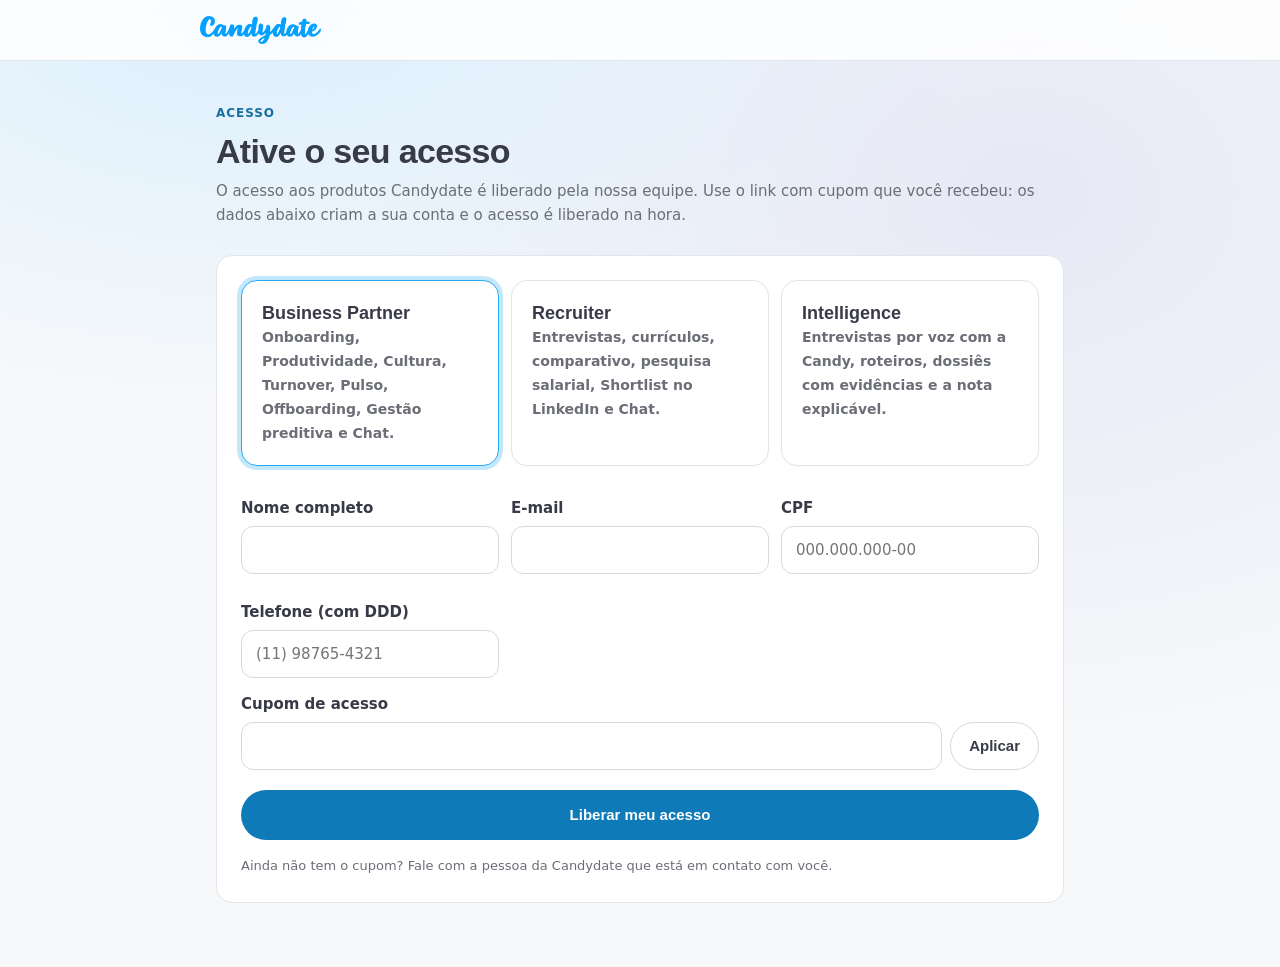
<file: index.html>
<!doctype html>
<html lang="pt-BR">
  <head>
    <meta charset="utf-8" />
    <meta name="viewport" content="width=device-width, initial-scale=1" />
    <meta name="referrer" content="no-referrer" />
    <meta http-equiv="refresh" content="0; url=assinar/" />
    <title>Candydate · Assinatura</title>
  </head>
  <body>
    <p><a href="assinar/">Ir para a página de assinatura da Candydate</a></p>
  </body>
</html>
</file>
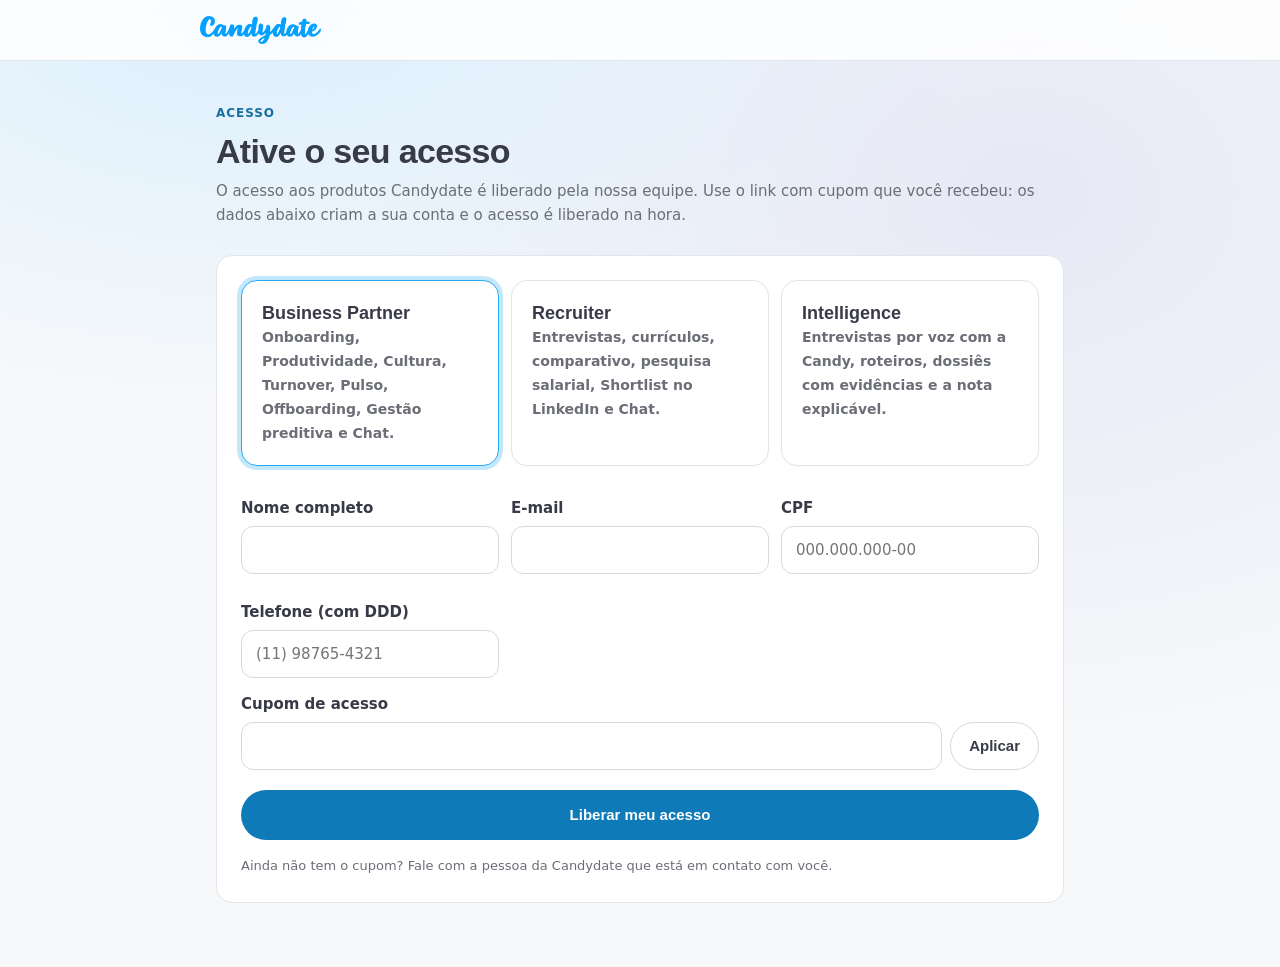
<file: assinar/index.html>
<!doctype html>
<html lang="pt-BR">
  <head>
    <meta http-equiv="Content-Security-Policy" content="default-src 'none'; script-src 'sha256-U5BHGPOe1iOyNw+Lb41vaAUnjm6YwJHaxnCCdAEowDw='; style-src 'self' 'unsafe-inline' https://fonts.googleapis.com; font-src https://fonts.gstatic.com; img-src 'self' data:; connect-src https://grrewxwrldsxsouqrjqp.supabase.co; form-action 'none'; base-uri 'none'" />
    <meta name="referrer" content="no-referrer" />
    <meta charset="utf-8" />
    <meta name="viewport" content="width=device-width, initial-scale=1" />
    <title>Assinar · Candydate</title>
    <meta name="description" content="Assine o Candydate Business Partner ou o Candydate Recruiter." />
    <meta name="referrer" content="strict-origin-when-cross-origin" />
    <link rel="preconnect" href="https://fonts.googleapis.com" />
    <link rel="preconnect" href="https://fonts.gstatic.com" crossorigin />
    <link rel="stylesheet" href="https://fonts.googleapis.com/css2?family=Inter:wght@400;500;600;700&family=Geist:wght@500;600;700&display=swap" />
    <style>
      /* Tokens: estrutura Candy Studio com o azul e os neutros Candydate. */
      :root {
        --primary: #28aaf0;
        --cta: #0e7ab8;
        --cta-hover: #0b6699;
        --ink: #383a47;
        --muted: #6b6e76;
        --bg: #f6f8fa;
        --surface: #ffffff;
        --border: #e2e6eb;
        --border-strong: #d5dae1;
        --primary-ink: #166f9f;
        --soft: #eaf6fe;
        --ring: rgba(40, 170, 240, 0.28);
        --danger: #d93a3f;
        --success: #15a66b;
        --mesh: radial-gradient(at 20% 0%, #dbeffd 0, transparent 50%), radial-gradient(at 80% 20%, #e6e8f6 0, transparent 50%);
        color-scheme: light;
      }
      @media (prefers-color-scheme: dark) {
        :root {
          --ink: #f4f6f8;
          --muted: #a1a6ae;
          --bg: #0d1117;
          --surface: #161b22;
          --border: #262c36;
          --border-strong: #343b47;
          --primary-ink: #5cc0f5;
          --soft: rgba(40, 170, 240, 0.14);
          --ring: rgba(40, 170, 240, 0.32);
          --danger: #ff7a7e;
          --success: #3ccf8e;
          --mesh: radial-gradient(at 20% 0%, rgba(40, 170, 240, 0.16) 0, transparent 50%), radial-gradient(at 80% 20%, rgba(88, 96, 169, 0.16) 0, transparent 50%);
          color-scheme: dark;
        }
      }
      * { box-sizing: border-box; }
      body {
        margin: 0;
        background: var(--mesh), var(--bg);
        background-repeat: no-repeat;
        background-size: 100% 560px, auto;
        color: var(--ink);
        font: 400 15px/24px Inter, system-ui, -apple-system, "Segoe UI", sans-serif;
        -webkit-font-smoothing: antialiased;
      }
      header { padding: 16px; border-bottom: 1px solid var(--border); background: color-mix(in srgb, var(--surface) 85%, transparent); backdrop-filter: blur(12px); }
      header .marca { max-width: 880px; margin: 0 auto; display: flex; align-items: center; }
      header img { height: 28px; }
      main { max-width: 880px; margin: 0 auto; padding: 40px 16px 64px; }
      .eyebrow { margin: 0 0 6px; font-size: 12px; font-weight: 600; letter-spacing: 0.08em; text-transform: uppercase; color: var(--primary-ink); }
      h1 { margin: 0 0 8px; font: 600 34px/40px Geist, Inter, sans-serif; letter-spacing: -0.02em; }
      .lead { margin: 0 0 28px; color: var(--muted); }
      .planos { display: grid; grid-template-columns: repeat(auto-fit, minmax(240px, 1fr)); gap: 12px; margin-bottom: 24px; }
      .plano { position: relative; cursor: pointer; }
      .planos--um .plano { cursor: default; }
      .plano input { position: absolute; opacity: 0; }
      .plano .cartao {
        display: block; height: 100%; padding: 20px; border: 1px solid var(--border); border-radius: 16px; background: var(--surface);
        box-shadow: 0 1px 2px rgba(56, 58, 71, 0.04); transition: border-color 120ms, box-shadow 120ms;
      }
      .plano input:checked + .cartao { border-color: var(--primary); box-shadow: 0 0 0 4px var(--ring); }
      .plano input:focus-visible + .cartao { box-shadow: 0 0 0 4px var(--ring); }
      .plano strong { display: block; font: 600 18px/24px Geist, Inter, sans-serif; }
      .preco { margin: 6px 0 8px; font: 700 22px/28px Geist, Inter, sans-serif; color: var(--primary-ink); }
      .preco.riscado { text-decoration: line-through; color: var(--muted); font-size: 16px; }
      .plano p { margin: 0; color: var(--muted); font-size: 14px; }
      .gratis { display: none; margin-top: 4px; font: 700 18px/24px Geist, Inter, sans-serif; color: var(--success); }
      body.com-cupom .gratis { display: block; }
      form { padding: 24px; border: 1px solid var(--border); border-radius: 16px; background: var(--surface); }
      .grade { display: grid; grid-template-columns: repeat(auto-fit, minmax(220px, 1fr)); gap: 12px; }
      label { display: block; font-weight: 600; margin: 0 0 6px; }
      .campo { margin-bottom: 14px; }
      input[type="text"], input[type="email"] {
        width: 100%; padding: 11px 14px; border: 1px solid var(--border-strong); border-radius: 12px; background: var(--surface); color: var(--ink); font: inherit;
      }
      input:focus { outline: none; border-color: var(--primary); box-shadow: 0 0 0 4px var(--ring); }
      .cupom { display: flex; gap: 8px; }
      [data-preco] { display: none; }
      .cupom input { text-transform: uppercase; }
      button { font: 600 15px/20px Inter, sans-serif; cursor: pointer; border-radius: 999px; transition: background-color 120ms, transform 120ms; }
      .secundario { padding: 0 18px; border: 1px solid var(--border-strong); background: var(--surface); color: var(--ink); }
      .secundario:hover { border-color: var(--primary); color: var(--primary-ink); }
      .principal { width: 100%; min-height: 50px; border: 0; background: var(--cta); color: #fff; margin-top: 6px; }
      .principal:hover { background: var(--cta-hover); transform: translateY(-1px); }
      .principal:disabled, .teste:disabled { opacity: 0.6; cursor: wait; transform: none; }
      .botoes { display: grid; grid-template-columns: 1fr; gap: 10px; }
      .teste { min-height: 50px; margin-top: 6px; border: 1px solid var(--primary); background: var(--soft); color: var(--primary-ink); }
      .teste:hover { background: var(--surface); }
      body.com-cupom .teste { display: none; }
      body.com-cupom .botoes { grid-template-columns: 1fr; }
      @media (max-width: 560px) { .botoes { grid-template-columns: 1fr; } }
      button:focus-visible { outline: none; box-shadow: 0 0 0 4px var(--ring); }
      .msg { margin: 6px 0 0; font-size: 13.5px; }
      .msg.ok { color: var(--success); }
      .msg.erro { color: var(--danger); }
      .nota { margin: 14px 0 0; color: var(--muted); font-size: 13px; }
      .sucesso { padding: 32px 24px; border: 1px solid var(--border); border-radius: 16px; background: var(--surface); }
      .sucesso h2 { margin: 0 0 8px; font: 600 26px/32px Geist, Inter, sans-serif; }
      .sucesso ol { padding-left: 20px; margin: 12px 0 0; }
      .sucesso li + li { margin-top: 6px; }
      .visually-hidden { position: absolute; width: 1px; height: 1px; overflow: hidden; clip: rect(0 0 0 0); }
    </style>
  </head>
  <body>
    <header><div class="marca"><img src="candydate-logo.png" alt="Candydate" /></div></header>
    <main id="conteudo">
      <p class="eyebrow">Acesso</p>
      <h1>Ative o seu acesso</h1>
      <p class="lead">O acesso aos produtos Candydate é liberado pela nossa equipe. Use o link com cupom que você recebeu: os dados abaixo criam a sua conta e o acesso é liberado na hora.</p>

      <form id="form" novalidate>
        <fieldset class="planos" style="border: 0; padding: 0; margin: 0 0 24px">
          <legend class="visually-hidden">Plano</legend>
          <label class="plano">
            <input type="radio" name="plano" value="bp" checked />
            <span class="cartao">
              <strong>Business Partner</strong>
              <span class="preco" data-preco>R$ 129,90/mês</span>
              <span class="gratis">Grátis com o cupom</span>
              <p>Onboarding, Produtividade, Cultura, Turnover, Pulso, Offboarding, Gestão preditiva e Chat.</p>
            </span>
          </label>
          <label class="plano">
            <input type="radio" name="plano" value="recruiter" />
            <span class="cartao">
              <strong>Recruiter</strong>
              <span class="preco" data-preco>R$ 99,90/mês</span>
              <span class="gratis">Grátis com o cupom</span>
              <p>Entrevistas, currículos, comparativo, pesquisa salarial, Shortlist no LinkedIn e Chat.</p>
            </span>
          </label>
          <label class="plano">
            <input type="radio" name="plano" value="interview" />
            <span class="cartao">
              <strong>Intelligence</strong>
              <span class="gratis">Grátis com o cupom</span>
              <p>Entrevistas por voz com a Candy, roteiros, dossiês com evidências e a nota explicável.</p>
            </span>
          </label>
        </fieldset>

        <div class="grade">
          <div class="campo"><label for="nome">Nome completo</label><input type="text" id="nome" autocomplete="name" maxlength="160" required /></div>
          <div class="campo"><label for="email">E-mail</label><input type="email" id="email" autocomplete="email" maxlength="254" required /></div>
          <div class="campo"><label for="cpf">CPF</label><input type="text" id="cpf" inputmode="numeric" autocomplete="off" maxlength="14" placeholder="000.000.000-00" required /></div>
          <div class="campo"><label for="telefone">Telefone (com DDD)</label><input type="text" id="telefone" inputmode="tel" autocomplete="tel" maxlength="16" placeholder="(11) 98765-4321" required /></div>
        </div>
        <div class="campo">
          <label for="cupom">Cupom de acesso</label>
          <div class="cupom">
            <input type="text" id="cupom" autocomplete="off" maxlength="40" />
            <button type="button" id="aplicar" class="secundario">Aplicar</button>
          </div>
          <p id="cupom-msg" class="msg" role="status"></p>
        </div>
        <p id="erro" class="msg erro" role="alert"></p>
        <div class="botoes">
          <button type="submit" id="enviar" class="principal" value="assinar">Liberar meu acesso</button>
          <button type="submit" id="testar" class="teste" value="teste" hidden>Testar grátis por 3 dias</button>
        </div>
        <p class="nota" id="nota">Ainda não tem o cupom? Fale com a pessoa da Candydate que está em contato com você.</p>
      </form>
    </main>
    <script>
      // Endereço do checkout (Edge Function), embutido pelo build.
      const CHECKOUT = "https://grrewxwrldsxsouqrjqp.supabase.co/functions/v1/checkout";
      const $ = (id) => document.getElementById(id);
      const params = new URLSearchParams(location.search);
      let cupomValido = null;

      const plano = () => document.querySelector('input[name="plano"]:checked').value;
      // Vindo de uma extensão (?plano=…): só o plano daquele produto, sem trocar.
      const planoFixo = params.get("plano");
      if (["bp", "recruiter", "interview"].includes(planoFixo)) {
        const escolhido = document.querySelector(`input[value="${planoFixo}"]`);
        escolhido.checked = true;
        document.querySelectorAll('input[name="plano"]').forEach((r) => r !== escolhido && r.closest(".plano").remove());
        document.querySelector(".planos").classList.add("planos--um");
        document.querySelector("h1").textContent = `Acesso ao ${{ bp: "Business Partner", recruiter: "Recruiter", interview: "Intelligence" }[planoFixo]}`;
      }

      const digitos = (v) => v.replace(/\D/g, "");
      $("cpf").addEventListener("input", (e) => {
        const d = digitos(e.target.value).slice(0, 11);
        e.target.value = d.replace(/(\d{3})(\d)/, "$1.$2").replace(/(\d{3})(\d)/, "$1.$2").replace(/(\d{3})(\d{1,2})$/, "$1-$2");
      });
      $("telefone").addEventListener("input", (e) => {
        const d = digitos(e.target.value).slice(0, 11);
        e.target.value = d.length > 10 ? d.replace(/(\d{2})(\d{5})(\d{0,4})/, "($1) $2-$3") : d.replace(/(\d{2})(\d{0,4})(\d{0,4})/, (m, a, b, c) => (b ? `(${a}) ${b}${c ? `-${c}` : ""}` : a));
      });
      // Dados que a pessoa já informou na extensão (no #fragmento, que não vai
      // para nenhum servidor). Preenche e apaga o fragmento da barra e do histórico.
      const fragmento = new URLSearchParams(location.hash.slice(1));
      for (const campo of ["nome", "email", "cpf", "telefone"]) {
        const valor = fragmento.get(campo);
        if (!valor) continue;
        $(campo).value = valor.slice(0, 160);
        $(campo).dispatchEvent(new Event("input"));
      }
      if (location.hash) history.replaceState(null, "", location.pathname + location.search);
      // Corrigiu um campo: a mensagem de erro anterior some.
      $("form").addEventListener("input", (e) => e.target.id !== "cupom" && ($("erro").textContent = ""));

      function cpfOk(v) {
        const d = digitos(v);
        if (d.length !== 11 || /^(\d)\1{10}$/.test(d)) return false;
        const dv = (n) => {
          let soma = 0;
          for (let i = 0; i < n; i++) soma += Number(d[i]) * (n + 1 - i);
          const r = (soma * 10) % 11;
          return r === 10 ? 0 : r;
        };
        return dv(9) === Number(d[9]) && dv(10) === Number(d[10]);
      }

      function estadoCupom(ok, texto) {
        cupomValido = ok ? $("cupom").value.trim().toUpperCase() : null;
        document.body.classList.toggle("com-cupom", Boolean(ok));
        document.querySelectorAll("[data-preco]").forEach((p) => p.classList.toggle("riscado", Boolean(ok)));
        $("cupom-msg").className = `msg ${ok ? "ok" : texto ? "erro" : ""}`;
        $("cupom-msg").textContent = texto ?? "";
        $("enviar").textContent = "Liberar meu acesso";
        $("nota").textContent = ok
          ? "Com o cupom, o acesso é liberado na hora, sem cobrança e sem cartão. Quem ainda não tem conta recebe por e-mail um código para criar a senha."
          : "Ainda não tem o cupom? Fale com a pessoa da Candydate que está em contato com você.";
      }

      async function aplicar() {
        const codigo = $("cupom").value.trim();
        if (!codigo) return estadoCupom(false, null);
        $("aplicar").disabled = true;
        try {
          const r = await fetch(`${CHECKOUT}?plano=${plano()}&cupom=${encodeURIComponent(codigo)}`);
          const d = await r.json();
          estadoCupom(d.ok, d.ok ? `Cupom ${d.cupom} aplicado: ${d.descricao}` : d.motivo);
        } catch {
          estadoCupom(false, "Não foi possível validar o cupom agora.");
        } finally {
          $("aplicar").disabled = false;
        }
      }

      $("aplicar").addEventListener("click", aplicar);
      $("cupom").addEventListener("keydown", (e) => {
        if (e.key === "Enter") {
          e.preventDefault();
          aplicar();
        }
      });
      $("cupom").addEventListener("input", () => cupomValido && estadoCupom(false, null));
      // Trocar de plano revalida o cupom (ele pode não valer para o outro plano).
      document.querySelectorAll('input[name="plano"]').forEach((r) => r.addEventListener("change", () => $("cupom").value.trim() && aplicar()));

      $("form").addEventListener("submit", async (e) => {
        e.preventDefault();
        const acao = e.submitter?.value === "teste" ? "teste" : "assinar";
        $("erro").textContent = "";
        const email = $("email").value.trim();
        const nome = $("nome").value.trim().replace(/\s+/g, " ");
        if (nome.split(" ").length < 2) return ($("erro").textContent = "Informe o nome completo.");
        if (!/^[^@\s]+@[^@\s]+\.[^@\s]+$/.test(email)) return ($("erro").textContent = "Informe um e-mail válido.");
        if (!cpfOk($("cpf").value)) return ($("erro").textContent = "Informe um CPF válido.");
        if (![10, 11].includes(digitos($("telefone").value).length)) return ($("erro").textContent = "Informe um telefone com DDD.");
        // Sem contratação pelo site nem teste grátis: só o cupom do link libera o acesso.
        if (acao === "teste") return ($("erro").textContent = "O teste grátis não está disponível.");
        if (!$("cupom").value.trim()) return ($("erro").textContent = "Informe o cupom do link que você recebeu.");
        if (!cupomValido) return ($("erro").textContent = "Clique em Aplicar para validar o cupom.");
        const botao = acao === "teste" ? $("testar") : $("enviar");
        const textoBotao = botao.textContent;
        $("enviar").disabled = $("testar").disabled = true;
        botao.textContent = acao === "teste" ? "Liberando o teste…" : cupomValido ? "Liberando…" : "Preparando o pagamento…";
        try {
          const r = await fetch(CHECKOUT, {
            method: "POST",
            headers: { "Content-Type": "application/json" },
            body: JSON.stringify({ acao, plano: plano(), nome, email, cpf: digitos($("cpf").value), telefone: digitos($("telefone").value), cupom: acao === "assinar" ? cupomValido : null }),
          });
          const d = await r.json();
          if (!d.ok) throw new Error(d.motivo);
          if (d.acao === "pagar") {
            location.href = d.link;
            return;
          }
          const teste = d.acao === "teste";
          const sucesso = document.createElement("section");
          sucesso.className = "sucesso";
          sucesso.setAttribute("role", "status");
          const h2 = Object.assign(document.createElement("h2"), { textContent: teste ? `Teste grátis do ${d.plano} liberado` : `Acesso ao ${d.plano} liberado` });
          const intro = teste ? `Você tem 3 dias ou ${d.teste.tokens.toLocaleString("pt-BR")} tokens de IA, o que acabar primeiro. ` : "";
          const p = Object.assign(document.createElement("p"), { textContent: intro + (d.novaConta ? `Enviamos para ${email} um código de acesso. Para começar:` : `A sua conta (${email}) já pode usar o ${d.plano}. Para começar:`) });
          const ol = document.createElement("ol");
          const passos = d.novaConta
            ? ["Instale a extensão Candydate no Chrome.", "Clique no ícone da extensão e informe o seu e-mail.", "No campo Senha, use o código recebido por e-mail e crie a sua senha."]
            : ["Abra a extensão Candydate no Chrome.", "Entre com o seu e-mail e a sua senha de sempre."];
          for (const t of passos) ol.append(Object.assign(document.createElement("li"), { textContent: t }));
          sucesso.append(h2, p, ol);
          $("conteudo").replaceChildren(sucesso);
          window.scrollTo(0, 0);
        } catch (err) {
          $("erro").textContent = err.message || "Não foi possível concluir agora. Tente novamente.";
          $("enviar").disabled = $("testar").disabled = false;
          botao.textContent = textoBotao;
        }
      });

      if (params.get("cupom")) {
        $("cupom").value = params.get("cupom");
        aplicar();
      }
    </script>
  </body>
</html>
</file>
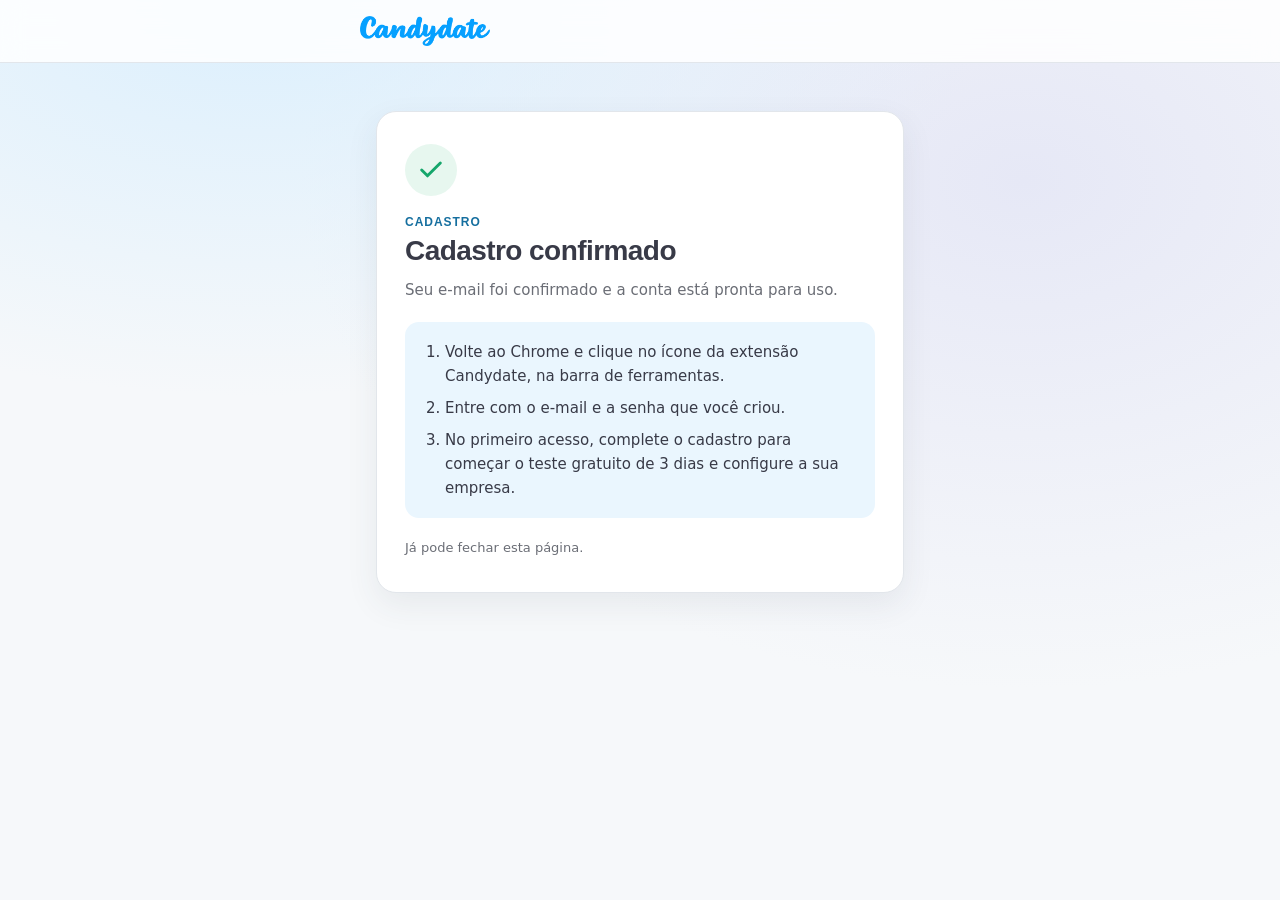
<file: confirmado/index.html>
<!doctype html>
<html lang="pt-BR">
  <head>
    <meta http-equiv="Content-Security-Policy" content="default-src 'none'; script-src 'sha256-wiBOrLcv50KvmPcQCjpa1OvdqNm9+7Y50pPisXNmgN8='; style-src 'self' 'unsafe-inline' https://fonts.googleapis.com; font-src https://fonts.gstatic.com; img-src 'self' data:; connect-src https://grrewxwrldsxsouqrjqp.supabase.co; form-action 'none'; base-uri 'none'" />
    <meta name="referrer" content="no-referrer" />
    <meta charset="utf-8" />
    <meta name="viewport" content="width=device-width, initial-scale=1" />
    <title>Cadastro confirmado · Candydate</title>
    <meta name="description" content="Confirmação do cadastro nas extensões Candydate." />
    <meta name="robots" content="noindex" />
    <link rel="preconnect" href="https://fonts.googleapis.com" />
    <link rel="preconnect" href="https://fonts.gstatic.com" crossorigin />
    <link rel="stylesheet" href="https://fonts.googleapis.com/css2?family=Inter:wght@400;500;600;700&family=Geist:wght@500;600;700&display=swap" />
    <style>
      /* Mesmos tokens da página de assinatura (Candy Studio com o azul Candydate). */
      :root {
        --cta: #0e7ab8;
        --ink: #383a47;
        --muted: #6b6e76;
        --bg: #f6f8fa;
        --surface: #ffffff;
        --border: #e2e6eb;
        --primary-ink: #166f9f;
        --soft: #eaf6fe;
        --success: #15a66b;
        --success-soft: #e7f7ef;
        --danger: #d93a3f;
        --danger-soft: #fdeced;
        --mesh: radial-gradient(at 20% 0%, #dbeffd 0, transparent 50%), radial-gradient(at 80% 20%, #e6e8f6 0, transparent 50%);
        color-scheme: light;
      }
      @media (prefers-color-scheme: dark) {
        :root {
          --ink: #f4f6f8;
          --muted: #a1a6ae;
          --bg: #0d1117;
          --surface: #161b22;
          --border: #262c36;
          --primary-ink: #5cc0f5;
          --soft: rgba(40, 170, 240, 0.14);
          --success: #3ccf8e;
          --success-soft: rgba(60, 207, 142, 0.14);
          --danger: #ff7a7e;
          --danger-soft: rgba(255, 122, 126, 0.14);
          --mesh: radial-gradient(at 20% 0%, rgba(40, 170, 240, 0.16) 0, transparent 50%), radial-gradient(at 80% 20%, rgba(88, 96, 169, 0.16) 0, transparent 50%);
          color-scheme: dark;
        }
      }
      * { box-sizing: border-box; }
      body {
        margin: 0;
        min-height: 100vh;
        background: var(--mesh), var(--bg);
        background-repeat: no-repeat;
        background-size: 100% 560px, auto;
        color: var(--ink);
        font: 400 15px/24px Inter, system-ui, -apple-system, "Segoe UI", sans-serif;
        -webkit-font-smoothing: antialiased;
      }
      header { padding: 16px; border-bottom: 1px solid var(--border); background: color-mix(in srgb, var(--surface) 85%, transparent); backdrop-filter: blur(12px); }
      header .marca { max-width: 560px; margin: 0 auto; display: flex; align-items: center; }
      header img { display: block; height: 30px; width: auto; }
      main { max-width: 560px; margin: 0 auto; padding: 48px 16px 64px; }
      .cartao { padding: 32px 28px; border: 1px solid var(--border); border-radius: 20px; background: var(--surface); box-shadow: 0 12px 32px rgba(56, 58, 71, 0.08); }
      .selo { display: grid; place-items: center; width: 52px; height: 52px; margin-bottom: 18px; border-radius: 50%; background: var(--success-soft); color: var(--success); }
      .selo svg { width: 28px; height: 28px; }
      .erro .selo { background: var(--danger-soft); color: var(--danger); }
      .eyebrow { margin: 0 0 4px; color: var(--primary-ink); font: 600 12px/16px Inter, sans-serif; letter-spacing: 0.08em; text-transform: uppercase; }
      h1 { margin: 0 0 10px; font: 600 28px/34px Geist, Inter, sans-serif; letter-spacing: -0.02em; }
      .lead { margin: 0 0 20px; color: var(--muted); }
      ol { margin: 0; padding: 18px 20px 18px 40px; border-radius: 14px; background: var(--soft); }
      li + li { margin-top: 8px; }
      .nota { margin: 18px 0 0; color: var(--muted); font-size: 13px; }
      .nota a { color: var(--primary-ink); }
      [hidden] { display: none !important; }
    </style>
  </head>
  <body>
    <header><div class="marca"><img src="candydate-logo.png" alt="Candydate" /></div></header>
    <main>
      <section id="ok" class="cartao" aria-labelledby="titulo-ok">
        <div class="selo" aria-hidden="true">
          <svg viewBox="0 0 24 24" fill="none" stroke="currentColor" stroke-width="2.5" stroke-linecap="round" stroke-linejoin="round"><path d="M20 6 9 17l-5-5" /></svg>
        </div>
        <p class="eyebrow">Cadastro</p>
        <h1 id="titulo-ok">Cadastro confirmado</h1>
        <p class="lead">Seu e-mail foi confirmado e a conta está pronta para uso.</p>
        <ol>
          <li>Volte ao Chrome e clique no ícone da extensão Candydate, na barra de ferramentas.</li>
          <li>Entre com o e-mail e a senha que você criou.</li>
          <li>No primeiro acesso, complete o cadastro para começar o teste gratuito de 3 dias e configure a sua empresa.</li>
        </ol>
        <p class="nota">Já pode fechar esta página.</p>
      </section>

      <section id="falha" class="cartao erro" aria-labelledby="titulo-falha" hidden>
        <div class="selo" aria-hidden="true">
          <svg viewBox="0 0 24 24" fill="none" stroke="currentColor" stroke-width="2.5" stroke-linecap="round" stroke-linejoin="round"><path d="M12 8v5M12 16.5v.5" /><circle cx="12" cy="12" r="9" /></svg>
        </div>
        <p class="eyebrow">Cadastro</p>
        <h1 id="titulo-falha">Este link não vale mais</h1>
        <p class="lead" id="motivo">O link de confirmação expirou ou já foi usado.</p>
        <ol>
          <li>Tente entrar na extensão com o seu e-mail e senha: se o cadastro já foi confirmado, o acesso funciona normalmente.</li>
          <li>Se aparecer que o e-mail não foi confirmado, crie a conta de novo na extensão para receber um novo link.</li>
        </ol>
        <p class="nota">Precisa de ajuda? Fale com a Candydate.</p>
      </section>
    </main>
    <script>
      // O Supabase confirma o e-mail antes de redirecionar para cá. Erros
      // (link expirado ou já usado) chegam em ?error=… ou #error=….
      const consulta = new URLSearchParams(location.search);
      const fragmento = new URLSearchParams(location.hash.slice(1));
      const erro = consulta.get("error") || fragmento.get("error") || consulta.get("error_code") || fragmento.get("error_code");
      if (erro) {
        document.getElementById("ok").hidden = true;
        document.getElementById("falha").hidden = false;
        document.title = "Link de confirmação inválido · Candydate";
      }
      // O código do link não serve para nada aqui: sai da barra de endereço.
      if (location.search || location.hash) history.replaceState(null, "", location.pathname);
    </script>
  </body>
</html>
</file>
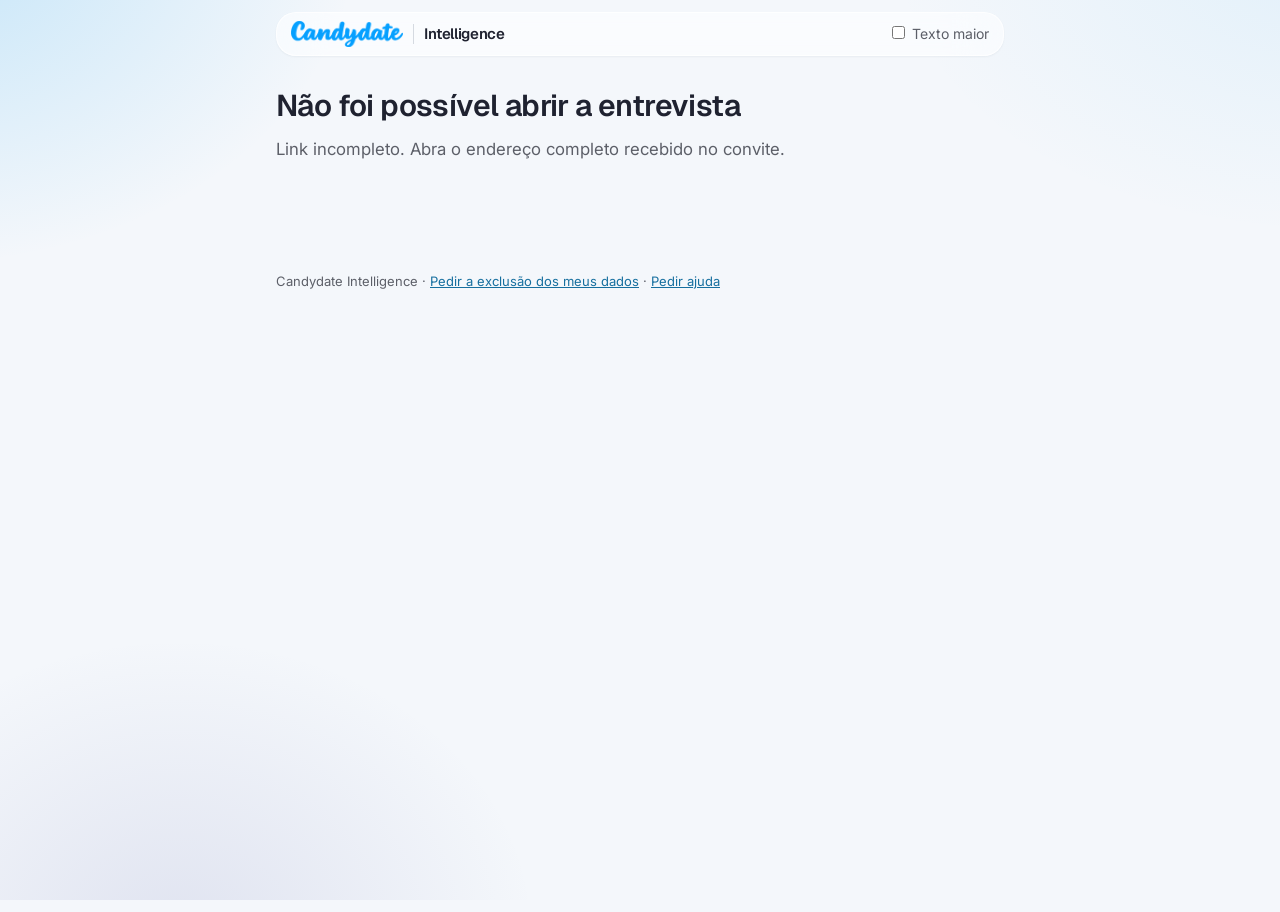
<file: entrevista/index.html>
<!doctype html>
<html lang="pt-BR">
  <head>
    <meta charset="utf-8" />
    <meta name="viewport" content="width=device-width, initial-scale=1, viewport-fit=cover" />
    <meta name="robots" content="noindex, nofollow" />
    <meta name="referrer" content="no-referrer" />
    <title>Entrevista · Candydate Intelligence</title>
    <meta name="description" content="Entrevista conduzida pela entrevistadora de inteligência artificial do Candydate Intelligence." />
    <link rel="preconnect" href="https://fonts.googleapis.com" />
    <link rel="preconnect" href="https://fonts.gstatic.com" crossorigin />
    <link rel="stylesheet" href="https://fonts.googleapis.com/css2?family=Inter:wght@400;500;600;700&family=Geist:wght@500;600;700&display=swap" />
    <link rel="stylesheet" href="sala.css?v=mwm9lvri" />
  </head>
  <body>
    <a class="pular" href="#conteudo">Ir para o conteúdo</a>
    <header class="topo">
      <div class="topo__linha">
        <span class="topo__marca"><img src="candydate-logo.png" alt="Candydate" /><span class="topo__produto">Intelligence</span></span>
        <label class="nota"><input type="checkbox" id="texto-grande" /> Texto maior</label>
      </div>
    </header>

    <main id="conteudo" tabindex="-1">
      <!-- Carregando / erro -->
      <section id="tela-carregando" aria-live="polite"><p class="lead">Carregando o convite…</p></section>
      <section id="tela-erro" hidden><h1>Não foi possível abrir a entrevista</h1><p id="erro-texto" class="lead"></p></section>

      <!-- 1. Boas-vindas, explicação e privacidade -->
      <section id="tela-boas-vindas" hidden aria-labelledby="titulo-vaga">
        <p class="eyebrow" id="empresa-nome"></p>
        <h1 id="titulo-vaga"></h1>
        <ul class="fatos" id="fatos"></ul>

        <div class="card">
          <h2>Como funciona</h2>
          <p>Esta entrevista é conduzida por <strong id="nome-ia"></strong>, a <strong>entrevistadora de inteligência artificial</strong> do Candydate Intelligence. Ela faz uma pergunta por vez e pede exemplos reais da sua experiência: o contexto, o que você fez, por que decidiu assim e o que aconteceu.</p>
          <ul class="lista">
            <li>Duração estimada: <strong id="duracao"></strong>.</li>
            <li>Você pode pedir para repetir ou reformular, pausar e retomar, ou encerrar quando quiser.</li>
            <li>Não há resposta certa: se não tiver um exemplo, é só dizer. Números ajudam, mas não são obrigatórios.</li>
            <li>A IA <strong>não decide</strong> nada sobre o processo: a equipe de recrutamento analisa o registro e toma as decisões.</li>
            <li>Silêncio, pausas para pensar, sotaque ou problemas de conexão não contam contra você.</li>
          </ul>
        </div>

        <div class="card">
          <h2>Acessibilidade</h2>
          <ul class="lista">
            <li>A entrevista é por voz, como numa chamada. Use um navegador atualizado e permita o acesso ao microfone. Fone de ouvido ajuda.</li>
            <li>Legendas da fala da entrevistadora ficam sempre visíveis.</li>
            <li>Precisa de outra forma de participar (por exemplo, com uma pessoa)? Use "Pedir ajuda" e a equipe entra em contato.</li>
          </ul>
        </div>

        <div class="card">
          <h2>Privacidade</h2>
          <p>A conversa é registrada em texto (transcrição) para a equipe de recrutamento de <span class="empresa"></span>. O áudio não é gravado. Se você ligar a câmera, a imagem aparece só na sua tela: não é gravada nem enviada. As respostas não são usadas para treinar modelos de outras empresas. Os dados ficam guardados pelo prazo definido pela empresa e você pode pedir a exclusão.</p>
          <p id="aviso-empresa" class="nota"></p>
          <label class="opcao"><input type="checkbox" id="consentimento" /> <span>Li as informações acima e quero participar da entrevista com a entrevistadora de IA.</span></label>
          <p class="nota">Versão dos termos: <span id="termos-versao"></span></p>
        </div>

        <div class="acoes">
          <button class="btn btn--primario" id="ir-teste" disabled>Continuar</button>
          <button class="btn" id="ir-agendar">Agendar para depois</button>
        </div>
      </section>

      <!-- 2. Agendar -->
      <section id="tela-agendar" hidden>
        <h1>Agendar a entrevista</h1>
        <p class="lead">Escolha um horário dentro da validade do convite. No horário, abra este mesmo link.</p>
        <div class="campo"><label for="quando">Data e hora</label><input type="datetime-local" id="quando" /></div>
        <p id="agendar-status" role="status"></p>
        <div class="acoes"><button class="btn btn--primario" id="confirmar-agendar">Confirmar horário</button><button class="btn" data-voltar>Voltar</button></div>
      </section>

      <!-- 3. Teste técnico -->
      <section id="tela-teste" hidden>
        <h1>Teste rápido de áudio</h1>
        <p class="lead">Leva menos de um minuto e evita surpresas durante a conversa.</p>
        <div class="card teste">
          <section class="teste-bloco" aria-labelledby="t-mic">
            <div class="teste-cabeca"><h2 id="t-mic">1. Microfone</h2><span class="estado" id="mic-estado" data-tom="neutro" role="status">Aguardando permissão</span></div>
            <label class="campo campo--linha"><span>Microfone em uso</span><select id="mic-dispositivo" disabled><option>Aguardando permissão</option></select></label>
            <div class="medidor" role="meter" aria-label="Nível do microfone" aria-valuemin="0" aria-valuemax="100" aria-valuenow="0" id="mic-medidor"><span id="mic-nivel"></span></div>
            <p class="nota" id="mic-dica">Fale algo e veja a barra se mover.</p>
          </section>
          <section class="teste-bloco" aria-labelledby="t-stt">
            <div class="teste-cabeca"><h2 id="t-stt">2. Reconhecimento da sua fala</h2><span class="estado" id="stt-estado" data-tom="neutro" role="status">Aguardando o microfone</span></div>
            <p class="nota">Toque em <strong>Testar reconhecimento</strong> e diga: <strong>"Estou pronta para começar"</strong> (ou "pronto").</p>
            <div class="acoes acoes--compacta"><button class="btn" id="testar-stt" type="button" disabled>Testar reconhecimento</button></div>
            <p class="voce" id="stt-eco" aria-live="polite"></p>
            <p class="nota" id="stt-dica"></p>
          </section>
          <section class="teste-bloco" aria-labelledby="t-voz">
            <div class="teste-cabeca"><h2 id="t-voz">3. Voz da entrevistadora</h2><span class="estado" id="voz-estado" data-tom="neutro" role="status">Aguardando</span></div>
            <div class="teste-linha"><span class="nota">Toque para ouvir a voz que vai conduzir a entrevista.</span><button class="btn" id="testar-som" type="button">Tocar voz de teste</button></div>
            <div class="ajustes">
              <label class="campo"><span>Volume</span><input type="range" id="volume-teste" min="0" max="100" step="5" /></label>
              <label class="campo"><span>Velocidade da voz</span><select id="velocidade-teste"><option value="0.9">Mais devagar</option><option value="1">Normal</option><option value="1.1">Mais rápida</option></select></label>
            </div>
            <label class="opcao"><input type="checkbox" id="som-ok" disabled /> <span>Consegui ouvir a voz de teste.</span></label>
            <p class="nota" id="voz-dica"></p>
          </section>
        </div>
        <div class="card camera-teste">
          <div class="camera-teste__previa" data-camera="desligada" id="previa-camera">
            <video id="camera-previa" playsinline muted autoplay aria-label="Prévia da sua câmera"></video>
            <span class="camera-teste__vazio" aria-hidden="true"><svg viewBox="0 0 24 24"><path d="M15 10l5-3v10l-5-3zM3 6h12v12H3z"/></svg></span>
          </div>
          <div>
            <strong>Câmera (opcional)</strong>
            <p class="nota">Para você se ver durante a conversa, como numa chamada de vídeo. A imagem aparece só na sua tela: não é gravada nem enviada.</p>
            <p class="nota" id="camera-teste-status" role="status"></p>
            <button class="btn" id="testar-camera" type="button">Ligar câmera</button>
          </div>
        </div>
        <p id="teste-alerta" class="alerta" hidden></p>
        <p id="teste-pendente" class="nota" role="status"></p>
        <div class="acoes"><button class="btn btn--primario" id="comecar">Começar a entrevista</button><button class="btn" data-voltar>Voltar</button></div>
      </section>

      <!-- 4. Conversa: entrevistadora (onda) | você (câmera), falas e controles -->
      <section id="tela-conversa" class="sala" data-fase="conectando" hidden aria-label="Entrevista em andamento">
        <div class="sala__barra">
          <p class="fase" aria-live="polite"><span class="fase__ponto" aria-hidden="true"></span><strong id="fase-rotulo">Conectando</strong><span class="fase__texto" id="status" role="status"></span></p>
          <p class="sala__info">
            <span class="conexao" id="conexao" data-conexao="estavel"><span class="conexao__ponto" aria-hidden="true"></span><span id="conexao-texto">Conexão estável</span></span>
            <span class="tempo" aria-label="Tempo de entrevista"><svg viewBox="0 0 24 24" aria-hidden="true"><circle cx="12" cy="13" r="8"/><path d="M12 9v4l2.5 2M9 2h6"/></svg><span id="tempo">00:00</span></span>
          </p>
        </div>

        <div class="palco">
          <figure class="painel painel--ia" id="painel-ia">
            <canvas id="onda" aria-hidden="true"></canvas>
            <figcaption class="etiqueta"><span class="etiqueta__fala" aria-hidden="true"></span><strong id="nome-ia-2"></strong><span class="selo-ia">IA</span></figcaption>
          </figure>
          <figure class="painel painel--voce" id="painel-voce" data-camera="desligada">
            <video id="camera" playsinline muted autoplay aria-label="Sua imagem (só você vê)"></video>
            <div class="sem-camera" aria-hidden="true"><span class="sem-camera__inicial" id="inicial-candidato"></span></div>
            <p class="camera-aviso" id="camera-aviso" role="status"></p>
            <figcaption class="etiqueta"><span class="etiqueta__mic" aria-hidden="true"><i></i><i></i><i></i></span><strong id="nome-candidato">Você</strong><span class="etiqueta__mudo" id="etiqueta-mudo" hidden>microfone desligado</span></figcaption>
          </figure>

          <!-- 5. Pausada (sobre o palco) -->
          <section id="tela-pausa" class="pausa" hidden aria-labelledby="titulo-pausa">
            <div class="pausa__caixa">
              <h1 id="titulo-pausa">Entrevista pausada</h1>
              <p class="lead">Fique à vontade. As respostas já dadas estão salvas.</p>
              <div class="acoes"><button class="btn btn--primario" id="btn-continuar">Retomar a entrevista</button></div>
            </div>
          </section>
        </div>

        <div class="falas">
          <div class="fala fala--ia">
            <p class="fala__quem"><span id="nome-ia-3"></span> · Entrevistadora</p>
            <p class="legenda" id="legenda" aria-live="polite"></p>
            <p class="pensando" aria-hidden="true"><i></i><i></i><i></i></p>
          </div>
          <div class="fala fala--voce">
            <p class="fala__quem">Você</p>
            <p class="voce" id="voce" aria-label="Sua fala reconhecida"></p>
            <p class="fala__vazia">Sua resposta aparece aqui enquanto você fala.</p>
          </div>
        </div>
        <p class="reenviar" id="voz-falhou" hidden><span id="voz-falhou-texto">A voz da entrevistadora não carregou. A pergunta está escrita acima.</span> <button class="btn btn--primario" id="voz-tentar" type="button">Ouvir de novo</button></p>
        <p class="reenviar" id="reenviar" hidden><span>Não conseguimos enviar sua última resposta.</span> <button class="btn btn--primario" id="btn-tentar" type="button">Tentar de novo</button></p>
        <div class="escrever" id="escrever" hidden>
          <p class="escrever__texto">O áudio está com dificuldade para chegar. Se preferir, escreva só esta resposta; depois a conversa volta por voz.</p>
          <form id="form-escrever" class="escrever__form">
            <label class="sr-only" for="texto-escrito">Sua resposta</label>
            <textarea id="texto-escrito" rows="3" maxlength="4000" placeholder="Escreva sua resposta"></textarea>
            <button class="btn btn--primario" type="submit">Enviar resposta</button>
          </form>
        </div>

        <div class="controles" role="toolbar" aria-label="Controles da entrevista">
          <div class="controles__grupo">
            <button class="ctl" id="btn-mudo" type="button" aria-pressed="false" aria-label="Desligar microfone" title="Desligar microfone">
              <svg viewBox="0 0 24 24" aria-hidden="true"><path class="i-on" d="M12 2a3 3 0 0 0-3 3v7a3 3 0 0 0 6 0V5a3 3 0 0 0-3-3zM19 10v2a7 7 0 0 1-14 0v-2M12 19v3"/><path class="i-off" d="M2 2l20 20M9 9v3a3 3 0 0 0 5.1 2.1M15 9.3V5a3 3 0 0 0-5.9-.6M17 16.9A7 7 0 0 1 5 12v-2M19 10v2c0 .8-.1 1.5-.4 2.2M12 19v3"/></svg>
              <span class="ctl__rotulo">Microfone</span>
            </button>
            <button class="ctl" id="btn-camera" type="button" aria-pressed="false" aria-label="Ligar câmera" title="Ligar câmera">
              <svg viewBox="0 0 24 24" aria-hidden="true"><path class="i-on" d="M15 10l5-3v10l-5-3zM3 6h12v12H3z"/><path class="i-off" d="M2 2l20 20M15 10l5-3v10l-5-3M10.7 6H15v4.3M15 15v3H3V6h2"/></svg>
              <span class="ctl__rotulo">Câmera</span>
            </button>
          </div>
          <div class="controles__grupo">
            <button class="ctl" id="btn-repetir" type="button" aria-label="Repetir a pergunta" title="Repetir a pergunta">
              <svg viewBox="0 0 24 24" aria-hidden="true"><path d="M3 12a9 9 0 1 0 3-6.7L3 8M3 3v5h5"/></svg>
              <span class="ctl__rotulo">Repetir</span>
            </button>
            <button class="ctl" id="btn-legenda" type="button" aria-pressed="true" aria-label="Legendas ligadas" title="Legendas">
              <svg viewBox="0 0 24 24" aria-hidden="true"><path d="M3 5h18v14H3zM7 13h3M14 13h3M7 16h6"/></svg>
              <span class="ctl__rotulo">Legendas</span>
            </button>
            <details class="ajustes-pop">
              <summary class="ctl" aria-label="Volume e velocidade da voz" title="Volume e velocidade da voz">
                <svg viewBox="0 0 24 24" aria-hidden="true"><path d="M11 5L6 9H2v6h4l5 4zM15.5 8.5a5 5 0 0 1 0 7M19 5a10 10 0 0 1 0 14"/></svg>
                <span class="ctl__rotulo">Áudio</span>
              </summary>
              <div class="ajustes-pop__caixa">
                <label class="campo"><span>Volume</span><input type="range" id="volume" min="0" max="100" step="5" /></label>
                <label class="campo"><span>Velocidade da voz</span><select id="velocidade"><option value="0.9">Mais devagar</option><option value="1">Normal</option><option value="1.1">Mais rápida</option></select></label>
              </div>
            </details>
            <button class="ctl" id="btn-pausar" type="button" aria-label="Pausar a entrevista" title="Pausar">
              <svg viewBox="0 0 24 24" aria-hidden="true"><path d="M8 5v14M16 5v14"/></svg>
              <span class="ctl__rotulo">Pausar</span>
            </button>
            <button class="ctl" id="btn-ajuda" type="button" aria-label="Pedir ajuda à equipe" title="Pedir ajuda">
              <svg viewBox="0 0 24 24" aria-hidden="true"><circle cx="12" cy="12" r="9"/><path d="M9.5 9a2.5 2.5 0 1 1 3.5 2.3c-.6.3-1 .9-1 1.6V14M12 17h.01"/></svg>
              <span class="ctl__rotulo">Ajuda</span>
            </button>
          </div>
          <button class="ctl ctl--encerrar" id="btn-encerrar" type="button" aria-label="Encerrar a entrevista" title="Encerrar">
            <svg viewBox="0 0 24 24" aria-hidden="true"><path d="M4.5 14.5c4.6-4 10.4-4 15 0l-1.8 2.3-3.3-1.4V12.8a12 12 0 0 0-4.8 0v2.6l-3.3 1.4z"/></svg>
            <span class="ctl__rotulo">Encerrar</span>
          </button>
        </div>

        <details class="historico-caixa"><summary>Ver a conversa completa</summary><div class="historico" id="historico" aria-live="off"></div></details>

      </section>

      <dialog id="dlg-encerrar" class="dialogo" aria-labelledby="dlg-encerrar-titulo">
        <form method="dialog">
          <h2 id="dlg-encerrar-titulo">Encerrar a entrevista agora?</h2>
          <p>O que você respondeu até aqui fica registrado. Depois de encerrar, não é possível continuar por este link.</p>
          <div class="acoes"><button class="btn" value="nao" autofocus>Continuar a entrevista</button><button class="btn btn--perigo-cheio" value="sim">Encerrar</button></div>
        </form>
      </dialog>

      <!-- 6. Conclusão e pesquisa -->
      <section id="tela-fim" hidden>
        <p class="eyebrow">Entrevista concluída</p>
        <h1>Obrigado pela conversa</h1>
        <p class="lead">Suas respostas foram registradas. A equipe de recrutamento faz a análise e entra em contato pelo e-mail do convite. A decisão é sempre de uma pessoa da equipe.</p>
        <form class="card" id="form-pesquisa">
          <h2>Como foi a experiência?</h2>
          <p class="nota">Opcional. Ajuda a melhorar a entrevista para outras pessoas.</p>
          <fieldset style="border:0;padding:0;margin:0"><legend>Nota geral (1 a 5)</legend><div class="estrelas" id="nota"></div></fieldset>
          <fieldset style="border:0;padding:0;margin:12px 0 0"><legend>As perguntas foram claras? (1 a 5)</legend><div class="estrelas" id="clareza"></div></fieldset>
          <div class="campo"><label for="comentario">Comentário</label><textarea id="comentario" rows="3"></textarea></div>
          <div class="acoes"><button class="btn btn--primario" type="submit">Enviar</button></div>
          <p id="pesquisa-status" role="status"></p>
        </form>
      </section>
    </main>
    <footer class="rodape">
      Candydate Intelligence · <a href="#" id="link-exclusao">Pedir a exclusão dos meus dados</a> · <a href="#" id="link-ajuda">Pedir ajuda</a>
    </footer>
    <script type="module" src="sala.js?v=mwm9lvri"></script>
  </body>
</html>
</file>
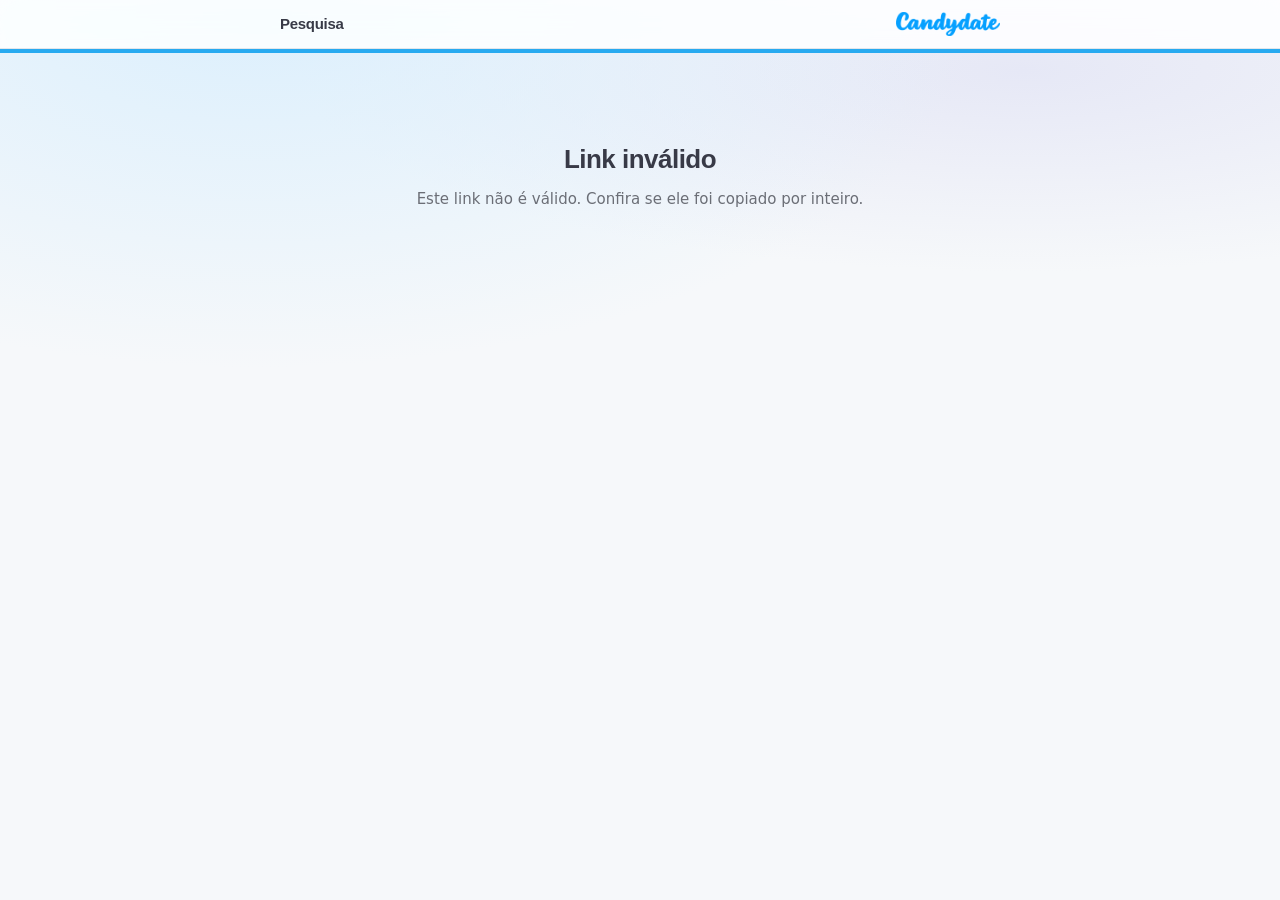
<file: pesquisa/index.html>
<!doctype html>
<html lang="pt-BR">
  <head>
    <meta http-equiv="Content-Security-Policy" content="default-src 'none'; script-src 'sha256-KwhZZyJ9tPfw3GN8pGf7BKXo92/6KVFDdECSqP/300Y='; style-src 'self' 'unsafe-inline' https://fonts.googleapis.com; font-src https://fonts.gstatic.com; img-src 'self' data:; connect-src https://grrewxwrldsxsouqrjqp.supabase.co; form-action 'none'; base-uri 'none'" />
    <meta name="referrer" content="no-referrer" />
    <meta charset="utf-8" />
    <meta name="viewport" content="width=device-width, initial-scale=1" />
    <meta name="robots" content="noindex, nofollow" />
    <meta name="referrer" content="no-referrer" />
    <title>Pesquisa · Candydate</title>
    <meta name="description" content="Pesquisa confidencial de experiência do colaborador." />
    <link rel="preconnect" href="https://fonts.googleapis.com" />
    <link rel="preconnect" href="https://fonts.gstatic.com" crossorigin />
    <link rel="stylesheet" href="https://fonts.googleapis.com/css2?family=Inter:wght@400;500;600;700&family=Geist:wght@500;600;700&display=swap" />
    <style>
      /* Tokens: estrutura Candy Studio com o azul e os neutros Candydate. */
      :root {
        --primary: #28aaf0;
        --ink: #383a47;
        --muted: #6b6e76;
        --bg: #f6f8fa;
        --surface: #ffffff;
        --border: #e2e6eb;
        --border-strong: #d5dae1;
        --primary-ink: #166f9f;
        --cta: #0e7ab8;
        --cta-hover: #0b6699;
        --on-cta: #ffffff;
        --ring: rgba(40, 170, 240, 0.28);
        --danger: #d93a3f;
        --soft: #eaf6fe;
        --header-bg: rgba(255, 255, 255, 0.85);
        --mesh: radial-gradient(at 20% 0%, #dbeffd 0, transparent 50%), radial-gradient(at 80% 20%, #e6e8f6 0, transparent 50%);
        color-scheme: light;
      }
      @media (prefers-color-scheme: dark) {
        :root:not([data-theme="light"]) {
          --ink: #f4f6f8;
          --muted: #a1a6ae;
          --bg: #0d1117;
          --surface: #161b22;
          --border: #262c36;
          --border-strong: #343b47;
          --primary-ink: #5cc0f5;
          --ring: rgba(40, 170, 240, 0.32);
          --danger: #ff7a7e;
          --soft: rgba(40, 170, 240, 0.14);
          --header-bg: rgba(13, 17, 23, 0.85);
          --mesh: radial-gradient(at 20% 0%, rgba(40, 170, 240, 0.16) 0, transparent 50%), radial-gradient(at 80% 20%, rgba(88, 96, 169, 0.16) 0, transparent 50%);
          color-scheme: dark;
        }
      }
      * { box-sizing: border-box; }
      body {
        margin: 0;
        background: var(--mesh), var(--bg);
        background-repeat: no-repeat;
        background-size: 100% 520px, auto;
        color: var(--ink);
        font: 400 15px/24px Inter, system-ui, -apple-system, "Segoe UI", sans-serif;
        -webkit-font-smoothing: antialiased;
      }
      header.topo {
        position: sticky;
        top: 0;
        z-index: 3;
        background: var(--header-bg);
        -webkit-backdrop-filter: saturate(180%) blur(12px);
        backdrop-filter: saturate(180%) blur(12px);
        border-bottom: 1px solid var(--border);
        color: var(--ink);
        padding: 12px 16px;
      }
      header.topo .marca {
        max-width: 720px;
        margin: 0 auto;
        display: flex;
        align-items: center;
        justify-content: space-between;
        gap: 12px;
        font: 600 15px/20px Geist, Inter, sans-serif; letter-spacing: -0.02em;
      }
      header.topo img { height: 24px; width: auto; }
      .progresso { position: sticky; top: 49px; z-index: 2; height: 4px; background: var(--border); }
      .progresso span { display: block; height: 100%; width: 0; background: var(--primary); transition: width 360ms cubic-bezier(0.16, 1, 0.3, 1); }
      main { max-width: 720px; margin: 0 auto; padding: 28px 16px 64px; }
      .eyebrow { margin: 0 0 6px; font-size: 12px; font-weight: 600; letter-spacing: 0.08em; text-transform: uppercase; color: var(--primary-ink); }
      h1 { margin: 0 0 10px; font: 600 30px/36px Geist, Inter, sans-serif; letter-spacing: -0.02em; }
      .lead { margin: 0 0 20px; color: var(--muted); white-space: pre-line; }
      .aviso { padding: 12px 14px; border-radius: 12px; background: var(--soft); font-size: 13.5px; margin-bottom: 20px; }
      fieldset { margin: 0 0 14px; padding: 20px; border: 1px solid var(--border); border-radius: 16px; background: var(--surface); box-shadow: 0 1px 2px rgba(24, 24, 27, 0.04); }
      fieldset.erro { border-color: var(--danger); }
      legend { float: left; width: 100%; padding: 0; margin: 0 0 12px; font-weight: 600; }
      legend .num { color: var(--primary-ink); margin-right: 6px; }
      legend .opc { font-weight: 400; color: var(--muted); font-size: 13px; }
      .escala { display: grid; gap: 6px; clear: both; }
      .escala--5 { grid-template-columns: repeat(5, 1fr); }
      .escala--11 { grid-template-columns: repeat(11, 1fr); }
      .escala label, .opcoes label { position: relative; cursor: pointer; }
      .escala input, .opcoes input { position: absolute; opacity: 0; }
      .escala span {
        display: grid; place-items: center; min-height: 42px; padding: 4px 2px;
        border: 1px solid var(--border-strong); border-radius: 10px; font-weight: 600; text-align: center;
      }
      .escala input:checked + span, .opcoes input:checked + span { background: var(--cta); border-color: var(--cta); color: var(--on-cta); }
      .escala input:focus-visible + span, .opcoes input:focus-visible + span { outline: none; box-shadow: 0 0 0 4px var(--ring); }
      .pontas { display: flex; justify-content: space-between; margin-top: 6px; font-size: 12px; color: var(--muted); clear: both; }
      .opcoes { display: grid; gap: 6px; clear: both; }
      .opcoes span { display: block; padding: 10px 12px 10px 38px; border: 1px solid var(--border-strong); border-radius: 10px; position: relative; }
      .opcoes span::before { content: ""; position: absolute; left: 12px; top: 50%; width: 16px; height: 16px; margin-top: -8px; border: 2px solid var(--border-strong); border-radius: 50%; background: var(--surface); }
      .opcoes input[type="checkbox"] + span::before { border-radius: 4px; }
      .opcoes input:checked + span::before { border-color: var(--on-cta); background: var(--on-cta); box-shadow: inset 0 0 0 3px var(--cta); }
      textarea, select, input[type="text"], input[type="email"] {
        width: 100%; padding: 10px 12px; border: 1px solid var(--border-strong); border-radius: 12px;
        background: var(--surface); color: var(--ink); font: inherit; clear: both; display: block;
      }
      textarea { min-height: 96px; resize: vertical; }
      textarea:focus, select:focus, input:focus { outline: none; border-color: var(--primary); box-shadow: 0 0 0 4px var(--ring); }
      label.campo { display: block; font-weight: 600; margin: 0 0 6px; }
      .grade { display: grid; grid-template-columns: repeat(auto-fit, minmax(200px, 1fr)); gap: 12px; clear: both; }
      .msg-erro { color: var(--danger); font-size: 13px; margin: 8px 0 0; clear: both; }
      button.enviar {
        width: 100%; min-height: 48px; border: 0; border-radius: 999px; background: var(--cta); color: var(--on-cta);
        font: 600 16px/20px Inter, sans-serif; cursor: pointer; transition: background-color 120ms cubic-bezier(0.16, 1, 0.3, 1), transform 120ms cubic-bezier(0.16, 1, 0.3, 1);
      }
      button.enviar:disabled { opacity: 0.6; cursor: wait; }
      button.enviar:hover { background: var(--cta-hover); transform: translateY(-1px); }
      button.enviar:focus-visible { outline: none; box-shadow: 0 0 0 4px var(--ring); }
      .estado { text-align: center; padding: 60px 0; }
      .estado h1 { font-size: 26px; }
      .rodape { margin-top: 28px; text-align: center; color: var(--muted); font-size: 12px; }
      .visually-hidden { position: absolute; width: 1px; height: 1px; overflow: hidden; clip: rect(0 0 0 0); }
      @media (max-width: 520px) {
        .escala--11 { grid-template-columns: repeat(6, 1fr); }
        h1 { font-size: 24px; line-height: 30px; }
      }
    </style>
  </head>
  <body>
    <header class="topo"><div class="marca"><span id="empresa">Pesquisa</span><img src="candydate-logo.png" alt="Candydate" /></div></header>
    <div class="progresso" aria-hidden="true"><span id="barra"></span></div>
    <main id="conteudo" aria-live="polite">
      <div class="estado"><p>Carregando a pesquisa…</p></div>
    </main>
    <script>
      // Configuração embutida pelo build (build.mjs). A chave é a publicável:
      // só permite chamar as duas funções públicas da pesquisa.
      const SUPABASE_URL = "https://grrewxwrldsxsouqrjqp.supabase.co";
      const SUPABASE_KEY = "sb_publishable_7oU0t6vj2Ng0l-5Ca8tDCQ_G-GOoWtW";
      const LIKERT = ["Discordo totalmente", "Discordo", "Neutro", "Concordo", "Concordo totalmente"];
      const ERROS = {
        link_invalido: "Este link não é válido. Confira se ele foi copiado por inteiro.",
        pesquisa_encerrada: "Esta pesquisa foi encerrada e não recebe mais respostas.",
        ja_respondida: "Esta entrevista já foi respondida. Obrigado!",
        respostas_invalidas: "Não foi possível registrar as respostas. Recarregue a página e tente de novo.",
      };

      const $ = (id) => document.getElementById(id);
      function el(tag, attrs, ...filhos) {
        const n = document.createElement(tag);
        for (const [k, v] of Object.entries(attrs || {})) {
          if (v == null || v === false) continue;
          if (k === "class") n.className = v;
          else if (k === "text") n.textContent = v;
          else if (k.startsWith("on")) n.addEventListener(k.slice(2), v);
          else n.setAttribute(k, v === true ? "" : v);
        }
        for (const f of filhos.flat()) if (f != null && f !== false) n.append(f instanceof Node ? f : String(f));
        return n;
      }

      async function rpc(nome, corpo) {
        const headers = { apikey: SUPABASE_KEY, "Content-Type": "application/json" };
        if (SUPABASE_KEY.startsWith("eyJ")) headers.Authorization = `Bearer ${SUPABASE_KEY}`;
        const res = await fetch(`${SUPABASE_URL}/rest/v1/rpc/${nome}`, { method: "POST", headers, body: JSON.stringify(corpo) });
        const dados = await res.json().catch(() => null);
        if (!res.ok) throw new Error(dados?.message || "erro");
        return dados;
      }

      function estado(titulo, texto) {
        $("conteudo").replaceChildren(el("div", { class: "estado" }, el("h1", { text: titulo }), el("p", { class: "lead", text: texto })));
        $("barra").style.width = "100%";
      }

      function pergunta(q, i) {
        const nome = `q-${q.id}`;
        const legenda = el("legend", {}, el("span", { class: "num", text: `${i + 1}.` }), q.texto, q.obrigatoria ? null : el("span", { class: "opc", text: " (opcional)" }));
        const fs = el("fieldset", { "data-id": q.id }, legenda);
        if (q.tipo === "likert" || q.tipo === "escala") {
          fs.append(el("div", { class: "escala escala--5" }, [1, 2, 3, 4, 5].map((n) => el("label", {}, el("input", { type: "radio", name: nome, value: n, "aria-label": q.tipo === "likert" ? `${n} — ${LIKERT[n - 1]}` : String(n) }), el("span", { text: String(n) })))));
          fs.append(el("div", { class: "pontas" }, el("span", { text: q.tipo === "likert" ? LIKERT[0] : q.minimo || "Muito baixo" }), el("span", { text: q.tipo === "likert" ? LIKERT[4] : q.maximo || "Muito alto" })));
        } else if (q.tipo === "nps") {
          fs.append(el("div", { class: "escala escala--11" }, Array.from({ length: 11 }, (_, n) => el("label", {}, el("input", { type: "radio", name: nome, value: n, "aria-label": String(n) }), el("span", { text: String(n) })))));
          fs.append(el("div", { class: "pontas" }, el("span", { text: "0 · Nada provável" }), el("span", { text: "10 · Muito provável" })));
        } else if (q.tipo === "escolha" || q.tipo === "multipla" || q.tipo === "simnao") {
          const opcoes = q.tipo === "simnao" ? [{ id: "sim", rotulo: "Sim" }, { id: "nao", rotulo: "Não" }] : q.opcoes;
          const tipo = q.tipo === "multipla" ? "checkbox" : "radio";
          fs.append(el("div", { class: "opcoes" }, opcoes.map((o) => el("label", {}, el("input", { type: tipo, name: nome, value: o.id }), el("span", { text: o.rotulo })))));
          if (q.maximo) fs.append(el("p", { class: "pontas", text: `Marque até ${q.maximo}.` }));
        } else {
          fs.append(el("textarea", { name: nome, maxlength: "3000", "aria-label": q.texto }));
        }
        return fs;
      }

      function valor(form, q) {
        const nome = `q-${q.id}`;
        if (q.tipo === "multipla") return [...form.querySelectorAll(`input[name="${nome}"]:checked`)].map((x) => x.value);
        if (q.tipo === "texto") return form.elements[nome].value.trim() || null;
        const marcado = form.querySelector(`input[name="${nome}"]:checked`);
        if (!marcado) return null;
        return ["likert", "escala", "nps"].includes(q.tipo) ? Number(marcado.value) : marcado.value;
      }

      function montar(p, token) {
        $("empresa").textContent = p.empresa || "Pesquisa";
        document.title = `${p.titulo} · ${p.empresa || "Pesquisa"}`;
        if (p.respondida) return estado("Entrevista já respondida", ERROS.ja_respondida);
        if (!p.aberta) return estado("Pesquisa encerrada", ERROS.pesquisa_encerrada);
        const offboarding = p.tipo === "offboarding";
        const perguntas = p.perguntas;
        const identificacao = !p.anonima && !offboarding;
        const form = el("form", { novalidate: true });
        const nome = el("input", { type: "text", id: "nome", autocomplete: "name", maxlength: "160" });
        const email = el("input", { type: "email", id: "email", autocomplete: "email", maxlength: "254" });
        // Área e time: da lista da empresa quando houver (sem nomes duplicados).
        const lista = (id, nomes) => el("select", { id }, el("option", { value: "", text: "Prefiro não informar" }), ...nomes.map((n) => el("option", { value: n, text: n })));
        const area = p.areas?.length ? lista("area", p.areas) : el("input", { type: "text", id: "area", maxlength: "80", placeholder: "Ex.: Comercial" });
        const time = p.times?.length ? lista("time", p.times) : null;
        const erroGeral = el("p", { class: "msg-erro", role: "alert" });
        const enviar = el("button", { type: "submit", class: "enviar" }, "Enviar respostas");

        // append nativo escreveria "null": só nós de verdade.
        form.append(...[
          el("p", { class: "eyebrow", text: offboarding ? "Entrevista de desligamento" : "Pesquisa" }),
          el("h1", { text: offboarding && p.destinatario ? `${p.destinatario}, queremos ouvir você` : p.titulo }),
          p.descricao ? el("p", { class: "lead", text: p.descricao }) : null,
          el("div", { class: "aviso", text: p.anonima ? "Pesquisa anônima: não pedimos nome nem e-mail, e os resultados são vistos de forma agregada." : offboarding ? "Suas respostas são confidenciais e lidas apenas pelo RH." : "Pesquisa identificada: seu nome e e-mail ajudam o RH a dar retorno a você." }),
          identificacao ? el("fieldset", {}, el("legend", { text: "Identificação" }), el("div", { class: "grade" }, el("div", {}, el("label", { class: "campo", for: "nome", text: "Nome" }), nome), el("div", {}, el("label", { class: "campo", for: "email", text: "E-mail corporativo" }), email))) : null,
          !offboarding ? el("fieldset", {}, el("legend", {}, el("label", { for: "area", text: "Sua área de atuação" }), el("span", { class: "opc", text: " (opcional)" })), area) : null,
          !offboarding && time ? el("fieldset", {}, el("legend", {}, el("label", { for: "time", text: "Seu time" }), el("span", { class: "opc", text: " (opcional)" })), time) : null,
          ...perguntas.map(pergunta),
          erroGeral,
          enviar,
        ].filter(Boolean));

        const progresso = () => {
          const feitas = perguntas.filter((q) => { const v = valor(form, q); return Array.isArray(v) ? v.length : v != null; }).length;
          $("barra").style.width = `${Math.round((feitas / perguntas.length) * 100)}%`;
        };
        form.addEventListener("change", progresso);
        form.addEventListener("input", progresso);

        form.addEventListener("submit", async (e) => {
          e.preventDefault();
          erroGeral.textContent = "";
          const respostas = {};
          let primeiroErro = null;
          for (const q of perguntas) {
            const fs = form.querySelector(`fieldset[data-id="${q.id}"]`);
            fs.classList.remove("erro");
            fs.querySelector(".msg-erro")?.remove();
            const v = valor(form, q);
            const vazio = Array.isArray(v) ? !v.length : v == null;
            let msg = null;
            if (q.obrigatoria && vazio) msg = "Responda esta pergunta.";
            else if (q.maximo && Array.isArray(v) && v.length > q.maximo) msg = `Marque no máximo ${q.maximo}.`;
            if (msg) {
              fs.classList.add("erro");
              fs.append(el("p", { class: "msg-erro", text: msg }));
              primeiroErro ??= fs;
            } else if (!vazio) respostas[q.id] = v;
          }
          if (identificacao && email.value && !/^[^@\s]+@[^@\s]+\.[^@\s]+$/.test(email.value)) {
            primeiroErro ??= email;
            erroGeral.textContent = "Confira o e-mail informado.";
          }
          if (primeiroErro) {
            erroGeral.textContent ||= "Há perguntas obrigatórias sem resposta.";
            primeiroErro.scrollIntoView({ behavior: "smooth", block: "center" });
            primeiroErro.querySelector?.("input, textarea")?.focus({ preventScroll: true });
            return;
          }
          enviar.disabled = true;
          enviar.textContent = "Enviando…";
          try {
            await rpc("bp_responder_pesquisa", { p_token: token, p_respostas: respostas, p_nome: identificacao ? nome.value : null, p_email: identificacao ? email.value : null, p_area: offboarding ? null : area.value, ...(time && !offboarding && time.value ? { p_time: time.value } : {}) });
            estado("Obrigado!", offboarding ? "Sua entrevista foi registrada. Desejamos sucesso no seu próximo passo." : "Suas respostas foram registradas. Elas ajudam a construir um lugar melhor para trabalhar.");
            window.scrollTo(0, 0);
          } catch (err) {
            erroGeral.textContent = ERROS[err.message] || "Não foi possível enviar agora. Verifique sua conexão e tente de novo.";
            enviar.disabled = false;
            enviar.textContent = "Enviar respostas";
          }
        });
        $("conteudo").replaceChildren(form, el("p", { class: "rodape", text: "Pesquisa conduzida com Candydate." }));
      }

      (async () => {
        const token = new URLSearchParams(location.search).get("t") || "";
        if (!/^[0-9a-f]{64}$/.test(token)) return estado("Link inválido", ERROS.link_invalido);
        try {
          const p = await rpc("bp_pesquisa_publica", { p_token: token });
          if (!p) return estado("Link inválido", ERROS.link_invalido);
          montar(p, token);
        } catch {
          estado("Não foi possível abrir", "Verifique sua conexão e recarregue a página.");
        }
      })();
    </script>
  </body>
</html>
</file>
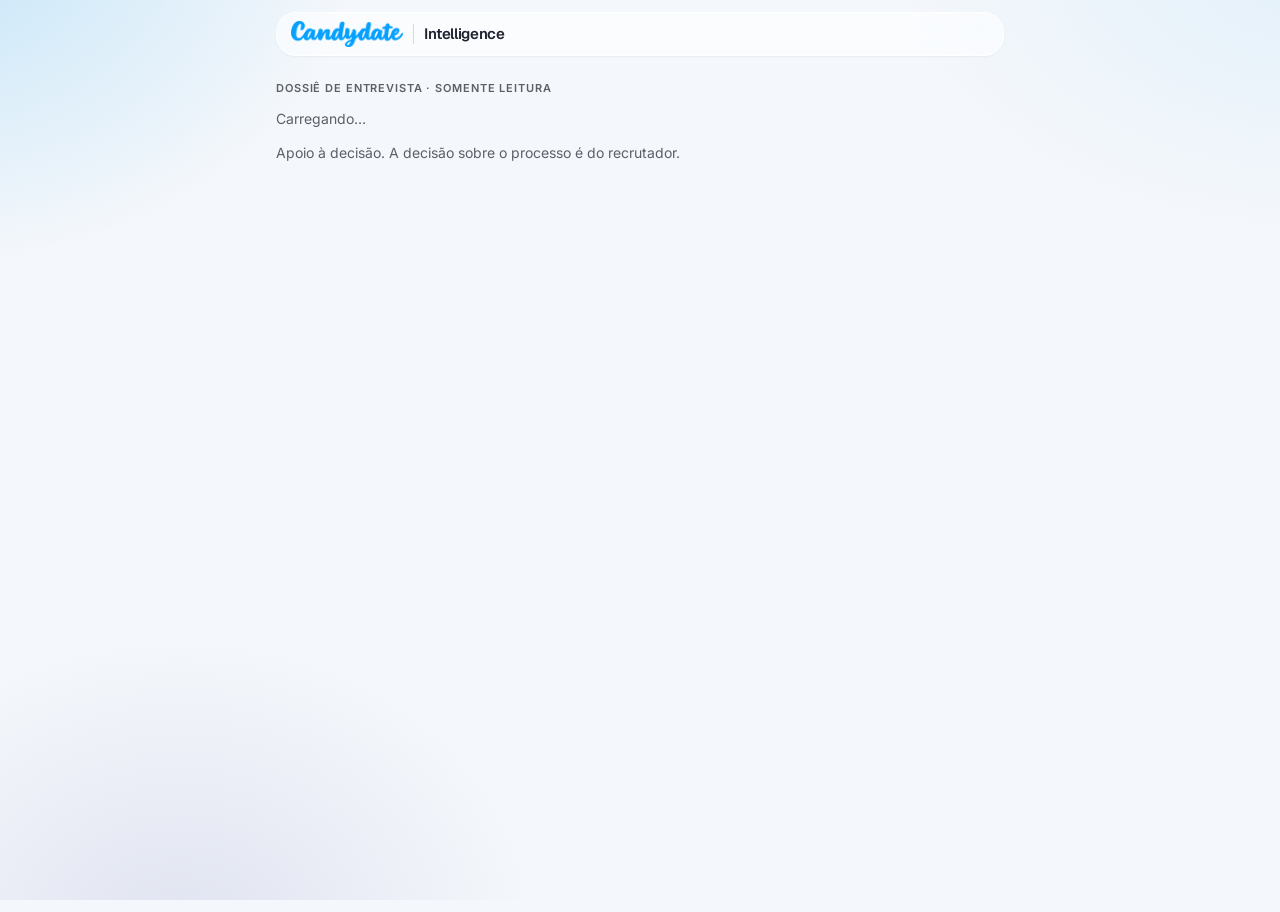
<file: entrevista/relatorio.html>
<!doctype html>
<html lang="pt-BR">
  <head>
    <meta charset="utf-8" />
    <meta name="viewport" content="width=device-width, initial-scale=1" />
    <meta name="robots" content="noindex, nofollow" />
    <meta name="referrer" content="no-referrer" />
    <title>Dossiê compartilhado · Candydate Intelligence</title>
    <link rel="stylesheet" href="https://fonts.googleapis.com/css2?family=Inter:wght@400;500;600;700&family=Geist:wght@500;600;700&display=swap" />
    <link rel="stylesheet" href="sala.css?v=mwm9lvri" />
  </head>
  <body>
    <header class="topo"><div class="topo__linha"><span class="topo__marca"><img src="candydate-logo.png" alt="Candydate" /><span class="topo__produto">Intelligence</span></span></div></header>
    <main id="conteudo">
      <p class="eyebrow">Dossiê de entrevista · somente leitura</p>
      <h1 id="titulo"></h1>
      <p id="estado" class="nota" role="status">Carregando…</p>
      <div id="dossie"></div>
      <p class="nota">Apoio à decisão. A decisão sobre o processo é do recrutador.</p>
    </main>
    <script type="module" src="relatorio.js?v=mwm9lvri"></script>
  </body>
</html>
</file>
<file: entrevista/sala.css>
/* Sala do Candydate Intelligence. Mesma linguagem do Career, "vidro claro"
   (design-system/README.md): fundo suave com brilho azul, barras flutuantes em
   vidro e conteúdo em superfícies sólidas. #28AAF0 só em destaques sem texto,
   #0E7AB8 em botões com texto branco, #166F9F em textos e links (AA). O palco
   da conversa continua escuro, como numa chamada de vídeo. */
:root {
  --primary: #28aaf0;
  --primary-ink: #166f9f;
  --cta: #0e7ab8;
  --cta-hover: #0b6699;
  --on-cta: #ffffff;
  --ink: #1f2230;
  --muted: #5c5f68;
  --bg: #f4f7fb;
  --surface: #ffffff;
  --border: #e2e6eb;
  --border-strong: #d5dae1;
  --linha: rgb(23 37 60 / 0.07);
  --soft: #eaf6fe;
  --suave: #eef1f4;
  --ring: rgb(14 122 184 / 0.28);
  --success: #0f6b41;
  --warning-bg: #fff4df;
  --warning-ink: #7a4e05;
  --danger: #c8282e;
  --glass-fill: rgb(255 255 255 / 0.58);
  --glass-edge: rgb(255 255 255 / 0.75);
  --surface-shadow: 0 1px 2px rgb(23 37 60 / 0.04), 0 12px 32px -18px rgb(23 37 60 / 0.14);
  --glass-shadow: 0 1px 2px rgb(23 37 60 / 0.05), 0 18px 44px -22px rgb(23 37 60 / 0.22);
  --brilho-1: rgb(40 170 240 / 0.24);
  --brilho-2: rgb(88 96 169 / 0.13);
  --brilho-3: rgb(40 170 240 / 0.09);
  --radius-sm: 8px;
  --radius-md: 12px;
  --radius: 18px;
  --r-flutuante: 20px;
  --ease: cubic-bezier(0.16, 1, 0.3, 1);
  color-scheme: light;
}
@media (prefers-color-scheme: dark) {
  :root:not([data-theme="light"]) {
    --primary-ink: #4cc2ff;
    --cta: #4cc2ff;
    --cta-hover: #7ad2ff;
    --on-cta: #0b1620;
    --ink: #edeff5;
    --muted: #a7acba;
    --bg: #12151a;
    --surface: #191d24;
    --border: #2a2f38;
    --border-strong: #3a404b;
    --linha: rgb(255 255 255 / 0.07);
    --soft: rgb(76 194 255 / 0.14);
    --suave: #232830;
    --ring: rgb(76 194 255 / 0.3);
    --success: #3fcb8e;
    --warning-bg: rgb(255 193 99 / 0.14);
    --warning-ink: #ffc163;
    --danger: #ff7a7e;
    --glass-fill: rgb(25 29 36 / 0.62);
    --glass-edge: rgb(255 255 255 / 0.08);
    --surface-shadow: 0 1px 2px rgb(0 0 0 / 0.2), 0 12px 32px -18px rgb(0 0 0 / 0.5);
    --glass-shadow: 0 1px 2px rgb(0 0 0 / 0.25), 0 18px 44px -22px rgb(0 0 0 / 0.6);
    --brilho-1: rgb(40 170 240 / 0.14);
    --brilho-2: rgb(88 96 169 / 0.14);
    --brilho-3: rgb(40 170 240 / 0.06);
    color-scheme: dark;
  }
}
* { box-sizing: border-box; }
html { -webkit-text-size-adjust: 100%; }
html, body { overscroll-behavior: none; }
body {
  position: relative;
  isolation: isolate;
  margin: 0;
  min-height: 100dvh;
  background: var(--bg);
  color: var(--ink);
  font: 400 16px/1.6 Inter, system-ui, -apple-system, "Segoe UI", sans-serif;
  -webkit-font-smoothing: antialiased;
}
body::before {
  content: ""; position: fixed; inset: 0; z-index: -1;
  background:
    radial-gradient(44rem 34rem at -6% -8%, var(--brilho-1), transparent 62%),
    radial-gradient(36rem 30rem at 14% 104%, var(--brilho-2), transparent 62%),
    radial-gradient(46rem 30rem at 104% -6%, var(--brilho-3), transparent 60%),
    var(--bg);
}
body.texto-grande { font-size: 19px; }
.pular { position: absolute; left: -999px; top: 8px; background: var(--surface); padding: 8px 12px; border-radius: var(--radius-sm); }
.pular:focus { left: 8px; z-index: 10; }
header.topo {
  position: sticky; top: 12px; z-index: 3;
  width: calc(100% - 32px); max-width: 728px; margin: 12px auto 0;
  padding: 8px 14px;
  border-radius: var(--r-flutuante);
  background: var(--glass-fill);
  border: 1px solid var(--glass-edge);
  box-shadow: var(--glass-shadow);
  -webkit-backdrop-filter: blur(22px) saturate(170%);
  backdrop-filter: blur(22px) saturate(170%);
}
@supports not ((backdrop-filter: blur(1px)) or (-webkit-backdrop-filter: blur(1px))) {
  header.topo, .controles { background: var(--surface); }
}
@media (prefers-reduced-transparency: reduce) {
  header.topo, .controles { background: var(--surface); -webkit-backdrop-filter: none; backdrop-filter: none; }
}
.topo__linha { display: flex; align-items: center; justify-content: space-between; gap: 12px; }
.topo__marca { display: flex; align-items: center; gap: 10px; font: 600 15px/20px Geist, Inter, sans-serif; letter-spacing: -0.02em; }
.topo__marca img { height: 26px; width: auto; }
.topo__produto { padding-left: 10px; border-left: 1px solid var(--border-strong); font-weight: 600; }
/* O foco programático ao trocar de tela não desenha contorno (o conteúdo continua acessível). */
#conteudo:focus { outline: none; }
main { max-width: 760px; margin: 0 auto; padding: 24px 16px 96px; }
h1 { font: 600 clamp(24px, 4vw, 30px)/1.2 Geist, Inter, sans-serif; letter-spacing: -0.02em; margin: 8px 0 12px; }
h2 { font: 600 18px/1.3 Geist, Inter, sans-serif; letter-spacing: -0.02em; margin: 0 0 8px; }
p { margin: 0 0 12px; }
.eyebrow { font: 600 11px/16px Inter, sans-serif; letter-spacing: 0.08em; text-transform: uppercase; color: var(--muted); margin: 0; }
.lead { color: var(--muted); font-size: 1.05em; }
.card { background: var(--surface); border: 1px solid var(--linha); border-radius: var(--radius); padding: 20px; margin: 16px 0; box-shadow: var(--surface-shadow); }
.fatos { display: flex; flex-wrap: wrap; gap: 8px; margin: 12px 0 0; padding: 0; list-style: none; }
.fatos li { background: var(--soft); color: var(--primary-ink); border-radius: 999px; padding: 4px 12px; font-size: 14px; font-weight: 500; }
ul.lista { padding-left: 20px; margin: 8px 0; }
ul.lista li { margin: 4px 0; }
.btn {
  display: inline-flex; align-items: center; justify-content: center; gap: 8px;
  min-height: 44px; padding: 10px 18px; border-radius: var(--radius-md);
  border: 1px solid var(--border); background: var(--surface); color: var(--ink);
  font: 500 15px/1 Inter, sans-serif; cursor: pointer; transition: background 160ms var(--ease), border-color 160ms var(--ease);
}
.btn:hover { background: var(--suave); }
.btn:active:not([disabled]) { transform: translateY(1px); }
.btn:focus-visible, input:focus-visible, textarea:focus-visible, select:focus-visible, a:focus-visible { outline: none; box-shadow: 0 0 0 3px var(--ring); }
.btn--primario { background: var(--cta); border-color: var(--cta); color: var(--on-cta); }
.btn--primario:hover { background: var(--cta-hover); }
.btn--perigo { background: color-mix(in srgb, var(--danger) 10%, transparent); border-color: transparent; color: var(--danger); }
.btn--perigo:hover { background: color-mix(in srgb, var(--danger) 18%, transparent); }
.btn[disabled] { opacity: 0.5; cursor: not-allowed; }
.acoes { display: flex; flex-wrap: wrap; gap: 10px; margin-top: 16px; }
label.opcao { display: flex; gap: 10px; align-items: flex-start; margin: 10px 0; cursor: pointer; }
label.opcao input { width: 20px; height: 20px; margin-top: 3px; accent-color: var(--cta); flex: none; }
.campo { display: grid; gap: 6px; margin: 12px 0; }
.campo input, .campo textarea, .campo select { font: inherit; color: inherit; background: var(--surface); border: 1px solid var(--border); border-radius: var(--radius-md); padding: 10px 12px; min-height: 44px; }
.nota { font-size: 14px; color: var(--muted); }
.alerta { border-radius: var(--radius-md); padding: 12px 14px; background: var(--warning-bg); color: var(--warning-ink); margin: 12px 0; }
.erro { color: var(--danger); font-weight: 500; }
.ok { color: var(--success); font-weight: 600; }
.medidor { height: 8px; border-radius: 999px; background: var(--suave); overflow: hidden; margin: 8px 0; }
.medidor > span { display: block; height: 100%; width: 0; background: var(--primary); transition: width 80ms linear; }
.teste-linha { display: flex; align-items: center; justify-content: space-between; gap: 12px; padding: 10px 0; border-bottom: 1px solid var(--linha); }
.teste-linha:last-child { border-bottom: 0; }

/* ─── Conversa ────────────────────────────────────────────────────────────
   Palco escuro (tokens do tema escuro Candydate) com a entrevistadora (onda)
   e você (câmera) lado a lado; falas de cada um logo abaixo; controles numa
   barra estável no rodapé. */
body.em-conversa main { max-width: 1240px; padding-top: 16px; padding-bottom: 48px; }
body.em-conversa header.topo { max-width: 1208px; }
body.em-conversa footer.rodape { max-width: 1240px; }
.sala { --palco: #0d1117; --palco-2: #161b22; --palco-borda: #262c36; --palco-texto: #f4f6f8; --palco-suave: #a1a6ae; display: grid; gap: 16px; }

.sala__barra { display: flex; flex-wrap: wrap; align-items: center; justify-content: space-between; gap: 8px 16px; }
.fase { display: inline-flex; align-items: center; gap: 10px; margin: 0; min-height: 36px; padding: 6px 14px 6px 12px; border-radius: 999px; background: var(--surface); border: 1px solid var(--linha); box-shadow: var(--surface-shadow); font-size: 14px; line-height: 20px; max-width: 100%; }
.fase strong { font-weight: 600; white-space: nowrap; }
.fase__texto { color: var(--muted); overflow: hidden; text-overflow: ellipsis; }
.fase__texto:not(:empty)::before { content: "·"; margin-right: 8px; color: var(--border-strong); }
.fase__ponto { width: 8px; height: 8px; border-radius: 50%; background: var(--muted); flex: none; }
[data-fase="falando"] .fase__ponto, [data-fase="ouvindo"] .fase__ponto { background: var(--primary); box-shadow: 0 0 0 4px var(--ring); }
[data-fase="pensando"] .fase__ponto, [data-fase="conectando"] .fase__ponto { background: var(--primary); animation: piscar 1.2s ease-in-out infinite; }
[data-fase="erro"] .fase__ponto { background: var(--danger); }
[data-fase="pausada"] .fase__ponto { background: #f5a623; }
.sala__info { display: flex; align-items: center; gap: 16px; margin: 0; font-size: 13px; color: var(--muted); }
.conexao, .tempo { display: inline-flex; align-items: center; gap: 6px; white-space: nowrap; }
.conexao__ponto { width: 8px; height: 8px; border-radius: 50%; background: var(--success); }
[data-conexao="instavel"] .conexao__ponto { background: #f5a623; }
[data-conexao="offline"] .conexao__ponto { background: var(--danger); }
.tempo svg { width: 16px; height: 16px; fill: none; stroke: currentColor; stroke-width: 1.8; stroke-linecap: round; }
.tempo span { font-variant-numeric: tabular-nums; color: var(--ink); font-weight: 500; }

/* Palco: dois painéis equilibrados. */
.palco { position: relative; display: grid; grid-template-columns: minmax(0, 1fr) minmax(0, 1fr); gap: 16px; }
.painel { position: relative; margin: 0; aspect-ratio: 4 / 3; max-height: min(50vh, 500px); width: 100%; border-radius: 20px; overflow: hidden; background: radial-gradient(120% 90% at 50% 100%, #10243a 0%, var(--palco) 60%); border: 1px solid var(--palco-borda); box-shadow: 0 1px 2px rgba(13, 17, 23, 0.08), 0 12px 32px rgba(13, 17, 23, 0.12); transition: box-shadow 240ms var(--ease), border-color 240ms var(--ease); }
.painel.ativo { border-color: rgba(40, 170, 240, 0.65); box-shadow: 0 0 0 3px rgba(40, 170, 240, 0.25), 0 12px 32px rgba(13, 17, 23, 0.16); }
.painel--voce { background: linear-gradient(160deg, var(--palco-2), var(--palco)); }
#onda { position: absolute; inset: 0; width: 100%; height: 100%; display: block; transition: opacity 900ms var(--ease); }
[data-fase="encerrada"] #onda { opacity: 0.25; }
[data-fase="pausada"] #onda { opacity: 0.55; }

/* Etiquetas sobre o vídeo, como numa chamada. */
.etiqueta { position: absolute; left: 12px; bottom: 12px; display: inline-flex; align-items: center; gap: 8px; max-width: calc(100% - 24px); padding: 6px 12px; border-radius: 999px; background: rgba(13, 17, 23, 0.62); -webkit-backdrop-filter: blur(8px); backdrop-filter: blur(8px); color: var(--palco-texto); font-size: 14px; line-height: 20px; }
.etiqueta strong { font-weight: 600; overflow: hidden; text-overflow: ellipsis; white-space: nowrap; }
.selo-ia { display: inline-block; font: 600 10.5px/16px Inter, sans-serif; letter-spacing: 0.08em; text-transform: uppercase; color: #0d1117; background: var(--primary); border-radius: 999px; padding: 1px 7px; }
.etiqueta__fala { width: 8px; height: 8px; border-radius: 50%; background: var(--palco-suave); flex: none; transition: background 200ms; }
.painel.ativo .etiqueta__fala { background: var(--primary); box-shadow: 0 0 0 4px rgba(40, 170, 240, 0.3); }
/* Nível real do microfone em três barras (--nivel vem do analisador). */
.etiqueta__mic { display: inline-flex; align-items: center; gap: 2px; height: 14px; }
.etiqueta__mic i { width: 3px; border-radius: 2px; background: var(--primary); height: calc(4px + var(--nivel, 0) * 10px); transition: height 80ms linear; }
.etiqueta__mic i:nth-child(2) { height: calc(4px + var(--nivel, 0) * 14px); }
[data-mic="nao"] .etiqueta__mic, [data-mudo="true"] .etiqueta__mic { display: none; }
.etiqueta__mudo { font-size: 12px; color: #ffb4b6; white-space: nowrap; }

/* Vídeo do candidato (espelhado, como num espelho) e estado sem câmera. */
#camera { position: absolute; inset: 0; width: 100%; height: 100%; object-fit: cover; transform: scaleX(-1); opacity: 0; transition: opacity 300ms var(--ease); }
[data-camera="ligada"] #camera { opacity: 1; }
.sem-camera { position: absolute; inset: 0; display: grid; place-items: center; transition: opacity 300ms; }
[data-camera="ligada"] .sem-camera { opacity: 0; }
.sem-camera__inicial { width: clamp(72px, 22%, 112px); aspect-ratio: 1; border-radius: 50%; display: grid; place-items: center; background: linear-gradient(135deg, #28aaf0 0%, #5860a9 100%); color: #fff; font: 600 clamp(28px, 3vw, 40px) Geist, Inter, sans-serif; box-shadow: 0 0 0 calc(var(--nivel, 0) * 14px) rgba(40, 170, 240, 0.22); transition: box-shadow 90ms linear; }
.camera-aviso { position: absolute; left: 12px; right: 12px; top: 12px; margin: 0; padding: 8px 12px; border-radius: var(--radius-md); background: rgba(13, 17, 23, 0.72); color: var(--palco-texto); font-size: 13px; line-height: 18px; }
.camera-aviso:empty { display: none; }

/* Pausa sobre o palco. */
.pausa { position: absolute; inset: 0; z-index: 2; display: grid; place-items: center; padding: 16px; border-radius: 20px; background: rgba(13, 17, 23, 0.55); -webkit-backdrop-filter: blur(6px); backdrop-filter: blur(6px); animation: surgir 240ms var(--ease); }
.pausa__caixa { max-width: 420px; padding: 24px; border-radius: var(--radius); background: var(--surface); border: 1px solid var(--border); text-align: center; box-shadow: 0 12px 32px rgba(13, 17, 23, 0.25); }
.pausa__caixa h1 { font-size: 24px; margin-top: 0; }
.pausa__caixa .acoes { justify-content: center; }

/* Falas: a mais recente de cada participante, sob o painel correspondente. */
.falas { display: grid; grid-template-columns: minmax(0, 1fr) minmax(0, 1fr); gap: 16px; }
.fala { position: relative; min-height: 96px; padding: 14px 18px; border-radius: var(--radius); background: var(--surface); border: 1px solid var(--linha); box-shadow: var(--surface-shadow); }
.fala__quem { margin: 0 0 4px; font-size: 11px; line-height: 16px; font-weight: 600; letter-spacing: 0.08em; text-transform: uppercase; color: var(--muted); }
.fala--ia .fala__quem { color: var(--primary-ink); }
.legenda { margin: 0; font-size: 1.08em; line-height: 1.55; max-height: 7.8em; overflow-y: auto; overscroll-behavior: contain; }
.voce { margin: 0; color: var(--ink); line-height: 1.55; max-height: 7.8em; overflow-y: auto; overscroll-behavior: contain; }
.fala__vazia { margin: 0; color: var(--muted); font-size: 14px; }
.voce:not(:empty) + .fala__vazia { display: none; }
[data-fase="falando"] .fala--ia, [data-fase="pensando"] .fala--ia { border-color: rgba(40, 170, 240, 0.45); }
[data-fase="ouvindo"] .fala--voce { border-color: rgba(40, 170, 240, 0.45); }
/* "Pensando": três pontos discretos enquanto a resposta é processada. */
.pensando { display: none; gap: 4px; margin: 6px 0 0; }
[data-fase="pensando"] .pensando { display: inline-flex; }
.pensando i { width: 6px; height: 6px; border-radius: 50%; background: var(--primary); animation: piscar 1.2s ease-in-out infinite; }
.pensando i:nth-child(2) { animation-delay: 0.15s; }
.pensando i:nth-child(3) { animation-delay: 0.3s; }
@keyframes piscar { 0%, 100% { opacity: 0.3; } 50% { opacity: 1; } }
@keyframes surgir { from { opacity: 0; transform: translateY(4px); } to { opacity: 1; transform: none; } }
.legenda, .voce { animation: surgir 200ms var(--ease); }

.reenviar { display: flex; flex-wrap: wrap; align-items: center; justify-content: space-between; gap: 10px; margin: 0; padding: 12px 14px; border-radius: var(--radius-md); background: var(--warning-bg); color: var(--warning-ink); }

/* Responder digitando e conversa completa. */
.digitar, .historico-caixa { border-radius: var(--radius); background: var(--surface); border: 1px solid var(--linha); box-shadow: var(--surface-shadow); }
.digitar summary, .historico-caixa summary { cursor: pointer; padding: 12px 18px; font-weight: 600; font-size: 15px; border-radius: var(--radius); }
.digitar summary:focus-visible, .historico-caixa summary:focus-visible { outline: none; box-shadow: 0 0 0 3px var(--ring); }
#form-texto { display: flex; flex-wrap: wrap; gap: 10px; align-items: flex-end; padding: 0 18px 16px; }
#form-texto textarea { flex: 1 1 320px; font: inherit; color: inherit; background: var(--bg); border: 1px solid var(--border-strong); border-radius: var(--radius-md); padding: 10px 12px; min-height: 52px; resize: vertical; }
.historico { display: grid; gap: 10px; max-height: 50vh; overflow: auto; padding: 0 18px 16px; }

/* Barra de controles. */
.controles { justify-self: center; display: flex; align-items: center; gap: 6px; max-width: 100%; padding: 8px; border-radius: 22px; background: var(--glass-fill); border: 1px solid var(--glass-edge); box-shadow: var(--glass-shadow); -webkit-backdrop-filter: blur(22px) saturate(170%); backdrop-filter: blur(22px) saturate(170%); }
.controles__grupo { display: flex; gap: 4px; }
.controles__grupo + .controles__grupo { padding-left: 6px; margin-left: 2px; border-left: 1px solid var(--linha); }
.ctl { position: relative; display: inline-flex; flex-direction: column; align-items: center; justify-content: center; gap: 2px; min-width: 64px; min-height: 56px; padding: 6px 8px; border: 0; border-radius: 16px; background: none; color: var(--ink); font: 500 12px/14px Inter, sans-serif; cursor: pointer; list-style: none; transition: background 160ms var(--ease), color 160ms var(--ease); }
.ctl::-webkit-details-marker { display: none; }
.ctl svg { width: 22px; height: 22px; fill: none; stroke: currentColor; stroke-width: 1.8; stroke-linecap: round; stroke-linejoin: round; }
.ctl:hover { background: var(--soft); }
.ctl:focus-visible { outline: none; box-shadow: 0 0 0 3px var(--ring); }
.ctl[disabled] { opacity: 0.5; cursor: not-allowed; }
.ctl .i-off { display: none; }
#btn-mudo[aria-pressed="true"], #btn-camera[aria-pressed="false"] { color: var(--danger); }
#btn-mudo[aria-pressed="true"] .i-on, #btn-camera[aria-pressed="false"] .i-on { display: none; }
#btn-mudo[aria-pressed="true"] .i-off, #btn-camera[aria-pressed="false"] .i-off { display: inline; }
#btn-camera[aria-pressed="false"] { color: var(--muted); }
#btn-legenda[aria-pressed="false"] { color: var(--muted); }
.ctl--encerrar { margin-left: 6px; background: #c8282e; color: #fff; }
.ctl--encerrar:hover { background: #a82226; color: #fff; }
.ajustes-pop { position: relative; }
.ajustes-pop__caixa { position: absolute; bottom: calc(100% + 14px); left: 50%; transform: translateX(-50%); width: 260px; padding: 12px 16px; border-radius: var(--radius); background: var(--surface); border: 1px solid var(--linha); box-shadow: var(--glass-shadow); }
.ajustes-pop__caixa .campo { margin: 6px 0; }
.ajustes-pop__caixa input[type="range"] { accent-color: var(--cta); padding: 0; border: 0; min-height: 28px; }

/* Diálogo de encerramento. */
.dialogo { max-width: min(440px, calc(100vw - 32px)); padding: 24px; border: 1px solid var(--linha); border-radius: var(--radius); background: var(--surface); color: var(--ink); box-shadow: var(--glass-shadow); }
.dialogo::backdrop { background: rgb(23 37 60 / 0.3); -webkit-backdrop-filter: blur(2px); backdrop-filter: blur(2px); }
.dialogo p { color: var(--muted); }
.dialogo .acoes { justify-content: flex-end; }
.btn--perigo-cheio { background: #c8282e; border-color: #c8282e; color: #fff; }
.btn--perigo-cheio:hover { background: #a82226; }

/* Prévia da câmera no teste técnico. */
.camera-teste { display: grid; grid-template-columns: minmax(160px, 240px) minmax(0, 1fr); gap: 16px; align-items: center; }
.camera-teste__previa { position: relative; aspect-ratio: 4 / 3; border-radius: var(--radius-md); overflow: hidden; background: #0d1117; display: grid; place-items: center; }
.camera-teste__previa video { position: absolute; inset: 0; width: 100%; height: 100%; object-fit: cover; transform: scaleX(-1); opacity: 0; transition: opacity 300ms; }
.camera-teste__previa[data-camera="ligada"] video { opacity: 1; }
.camera-teste__vazio svg { width: 32px; height: 32px; fill: none; stroke: #a1a6ae; stroke-width: 1.6; stroke-linejoin: round; }
.camera-teste p { margin: 4px 0 10px; }

/* Tablet: painéis um pouco mais baixos; rótulos dos controles continuam. */
@media (max-width: 1024px) {
  .painel { aspect-ratio: 1 / 1; max-height: 44vh; }
}

/* Celular: a entrevistadora ocupa o palco; você aparece num quadro no canto
   (como numa chamada), as falas ficam compactas e os controles fixos embaixo. */
@media (max-width: 720px) {
  body.em-conversa main { padding: 8px 12px calc(96px + env(safe-area-inset-bottom)); }
  body.em-conversa header.topo { top: 8px; width: calc(100% - 16px); margin-top: 8px; padding: 6px 12px; }
  .sala { gap: 10px; }
  .sala__barra { gap: 6px; }
  .fase { font-size: 13px; padding: 4px 12px 4px 10px; min-height: 32px; }
  .fase__texto { display: none; }
  .sala__info { gap: 12px; font-size: 12px; }
  #conexao-texto { position: absolute; width: 1px; height: 1px; overflow: hidden; clip: rect(0 0 0 0); }
  .palco { grid-template-columns: 1fr; }
  .painel--ia { aspect-ratio: auto; height: min(42dvh, 360px); max-height: none; }
  .painel--voce { position: absolute; z-index: 1; right: 10px; top: 10px; width: 30%; max-width: 132px; aspect-ratio: 3 / 4; border-radius: 14px; }
  .painel--voce .etiqueta { left: 6px; bottom: 6px; padding: 3px 8px; font-size: 11px; gap: 4px; }
  .painel--voce .etiqueta strong { display: none; }
  .painel--voce .camera-aviso { display: none; }
  .sem-camera__inicial { width: 48px; font-size: 20px; }
  .falas { grid-template-columns: 1fr; gap: 8px; }
  .fala { min-height: 0; padding: 10px 14px; }
  .legenda, .voce { max-height: 5em; }
  .controles { position: fixed; z-index: 4; left: 8px; right: 8px; bottom: 8px; max-width: none; justify-content: space-between; gap: 0; padding: 4px 4px max(4px, env(safe-area-inset-bottom)); border-radius: 21.6px; }
  .controles__grupo + .controles__grupo { padding-left: 0; margin-left: 0; border-left: 0; }
  .ctl { min-width: 44px; min-height: 48px; padding: 4px; }
  .ctl__rotulo { position: absolute; width: 1px; height: 1px; overflow: hidden; clip: rect(0 0 0 0); }
  .ctl--encerrar { margin-left: 2px; min-width: 52px; }
  .ajustes-pop__caixa { position: fixed; left: 12px; right: 12px; bottom: calc(72px + env(safe-area-inset-bottom)); transform: none; width: auto; }
  .camera-teste { grid-template-columns: 1fr; }
}
/* Telas baixas (paisagem no celular): palco menor para caber a conversa. */
@media (max-height: 560px) and (min-width: 721px) {
  .painel { max-height: 46vh; }
}
@media (prefers-reduced-motion: reduce) {
  .legenda, .voce, .pausa { animation: none; }
  .pensando i, [data-fase="pensando"] .fase__ponto, [data-fase="conectando"] .fase__ponto { animation: none; opacity: 1; }
  .painel, #camera, #onda, .sem-camera { transition: none; }
}
.msg { border-radius: var(--radius-md); padding: 10px 14px; max-width: 92%; }
.msg--ia { background: var(--surface); border: 1px solid var(--linha); }
.msg--candidato { background: var(--soft); justify-self: end; }
.msg__quem { display: block; font-size: 12px; color: var(--muted); font-weight: 600; }
.estrelas { display: flex; gap: 6px; }
.estrelas button { width: 44px; height: 44px; border-radius: var(--radius-md); border: 1px solid var(--border); background: var(--surface); font: 600 16px Inter; color: var(--ink); cursor: pointer; }
.estrelas button[aria-pressed="true"] { background: var(--cta); color: var(--on-cta); border-color: var(--cta); }
.visually-hidden { position: absolute; width: 1px; height: 1px; overflow: hidden; clip: rect(0 0 0 0); white-space: nowrap; }
[hidden] { display: none !important; }
footer.rodape { max-width: 760px; margin: 0 auto; padding: 0 16px 32px; font-size: 13px; color: var(--muted); }
footer.rodape a { color: var(--primary-ink); }
.ajustes { display: grid; grid-template-columns: repeat(auto-fit, minmax(180px, 1fr)); gap: 12px; margin-top: 8px; }
.ajustes input[type="range"] { accent-color: var(--cta); min-height: 32px; padding: 0; border: 0; }
.obrigado { background: var(--soft); }
.obrigado h2 { margin: 0 0 6px; color: var(--primary-ink); }

/* Gráficos do dossiê compartilhado. */
:root { --g-atende: #12804f; --g-parcial: #0e7ab8; --g-validar: #b7791f; --g-nao-atende: #c4292e; --g-nao-investigado: #8a919b; }
@media (prefers-color-scheme: dark) { :root:not([data-theme="light"]) { --g-atende: #3ccf8e; --g-parcial: #4db8f5; --g-validar: #e8b04a; --g-nao-atende: #ff7a7e; --g-nao-investigado: #8a919b; } }
.graficos { display: grid; grid-template-columns: repeat(auto-fit, minmax(min(100%, 300px), 1fr)); gap: 24px 32px; }
.grafico { margin: 0; min-width: 0; }
.grafico figcaption { margin-bottom: 10px; font-weight: 600; }
.grafico svg { display: block; width: 100%; height: auto; }

/* ─── Teste de áudio: três validações com estado ─────────────────────────── */
.teste { display: grid; gap: 0; padding: 4px 20px; }
.teste-bloco { display: grid; gap: 10px; padding: 16px 0; border-top: 1px solid var(--linha); }
.teste-bloco:first-child { border-top: 0; }
.teste-cabeca { display: flex; flex-wrap: wrap; align-items: center; justify-content: space-between; gap: 8px; }
.teste-cabeca h2 { margin: 0; font-size: 16px; }
.estado { display: inline-flex; align-items: center; gap: 6px; padding: 3px 10px; border-radius: 999px; font-size: 13px; font-weight: 500; line-height: 18px; background: var(--suave); color: var(--muted); }
.estado::before { content: ""; width: 7px; height: 7px; border-radius: 50%; background: currentColor; }
.estado[data-tom="info"] { background: var(--soft); color: var(--primary-ink); }
.estado[data-tom="ok"] { background: #e7f6ee; color: #0f6b41; }
.estado[data-tom="alerta"] { background: var(--warning-bg); color: var(--warning-ink); }
.estado[data-tom="perigo"] { background: #fdeceb; color: #a8201f; }
@media (prefers-color-scheme: dark) {
  :root:not([data-theme="light"]) .estado[data-tom="ok"] { background: rgb(63 203 142 / 0.14); color: #3fcb8e; }
  :root:not([data-theme="light"]) .estado[data-tom="perigo"] { background: rgb(255 122 126 / 0.14); color: #ff7a7e; }
}
.campo--linha { display: flex; flex-wrap: wrap; align-items: center; gap: 8px 12px; margin: 0; }
.campo--linha select { flex: 1 1 220px; min-width: 0; }
.teste-bloco .nota:empty, .teste-bloco .voce:empty { display: none; }
.teste-bloco .nota { margin: 0; }
.acoes--compacta { margin-top: 0; }
#teste-pendente { margin: 12px 0 0; }

/* Escrever a resposta (só depois de duas falhas seguidas de captura de voz) */
.escrever { margin: 8px 0 0; padding: 12px; border: 1px solid var(--border, #e2e6eb); border-radius: 12px; background: var(--surface, #fff); }
.escrever__texto { margin: 0 0 8px; font-size: 14px; color: var(--muted, #5f626a); }
.escrever__form { display: flex; flex-direction: column; gap: 8px; }
.escrever__form textarea { width: 100%; font: inherit; font-size: 16px; padding: 10px 12px; border: 1px solid var(--border, #e2e6eb); border-radius: 10px; resize: vertical; }
.escrever__form .btn { align-self: flex-end; }
.sr-only { position: absolute; width: 1px; height: 1px; padding: 0; margin: -1px; overflow: hidden; clip: rect(0 0 0 0); white-space: nowrap; border: 0; }
/* Confirmação visível de que a resposta chegou */
[data-etapa="recebida"] .fase__ponto { background: var(--ok, #15a66b); animation: none; box-shadow: 0 0 0 4px rgba(21, 166, 107, 0.18); }
[data-etapa="captando"] .fase__ponto { background: var(--ok, #15a66b); box-shadow: 0 0 0 4px rgba(21, 166, 107, 0.18); }
/* Celular: controles com área de toque de pelo menos 44 px, alcançáveis com uma mão */
@media (max-width: 640px) {
  .controles .ctl { min-width: 48px; min-height: 48px; }
  .escrever__form .btn { align-self: stretch; }
}
</file>
